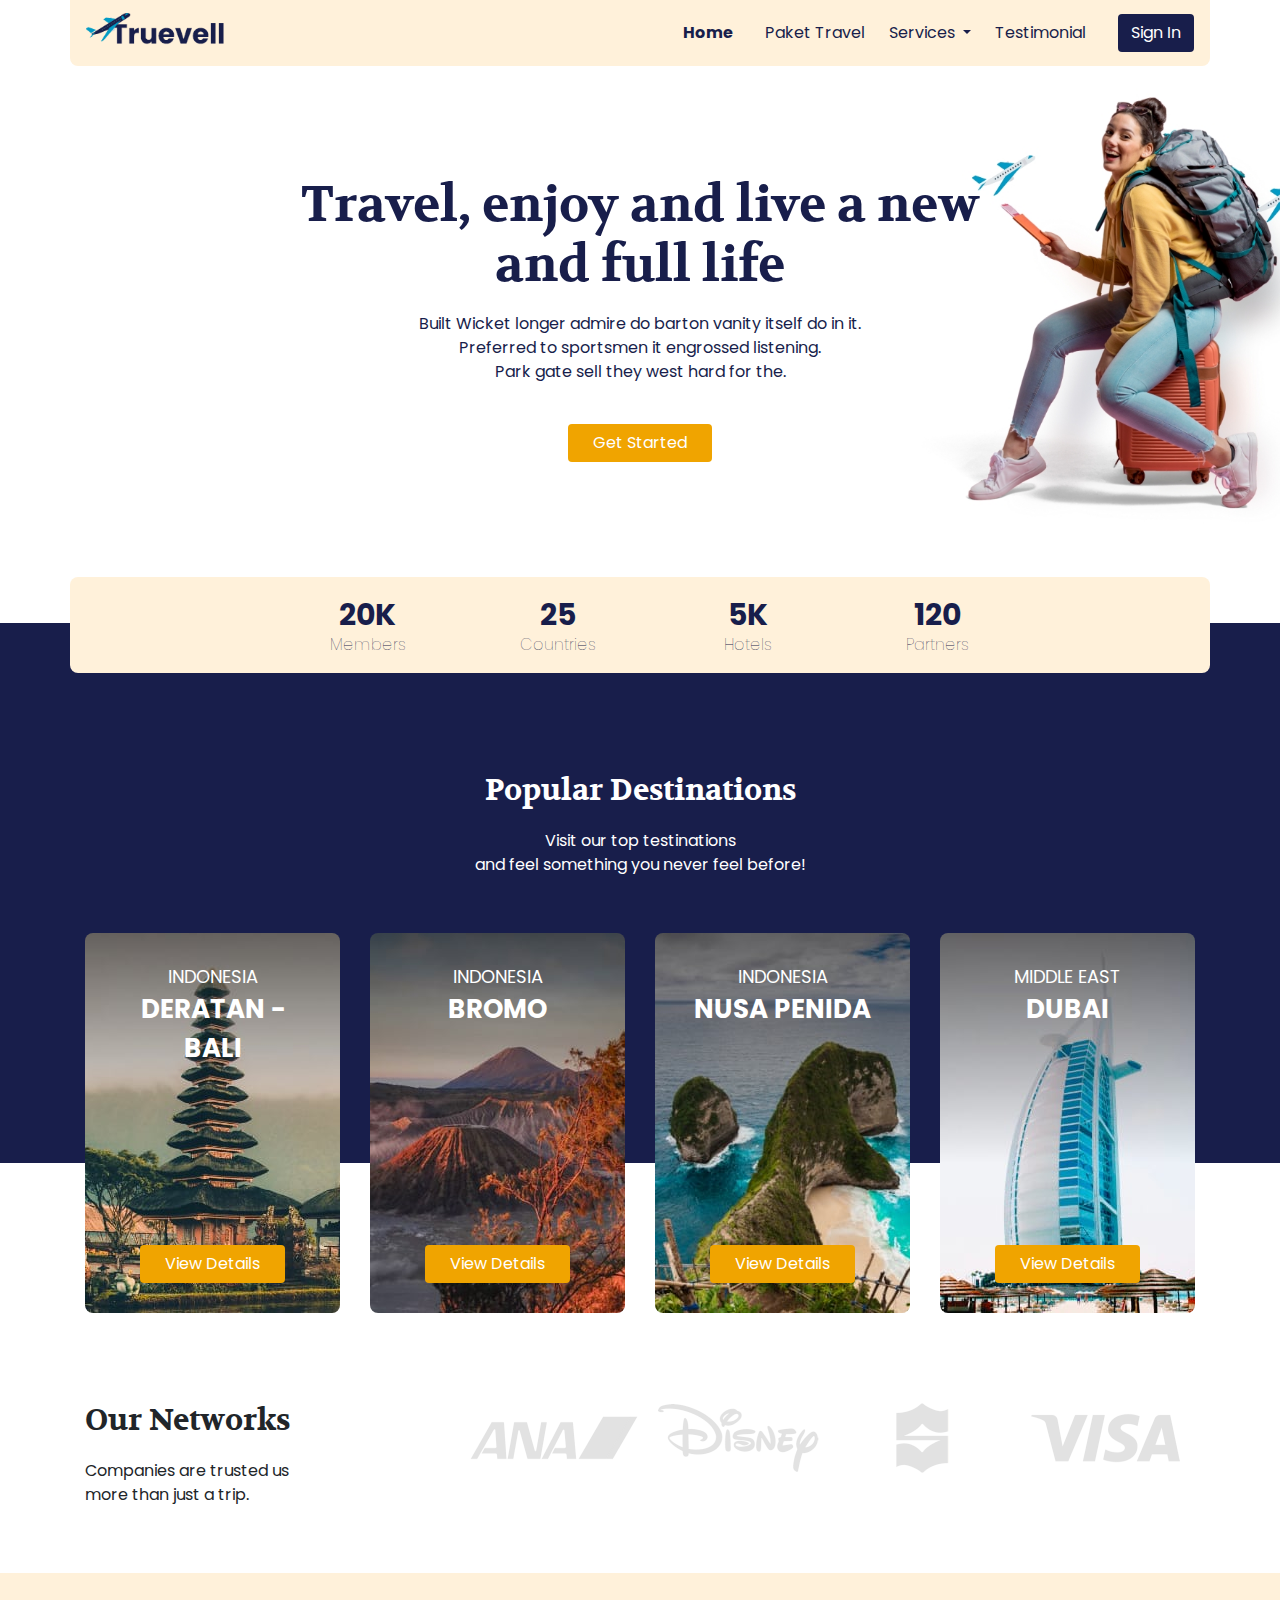
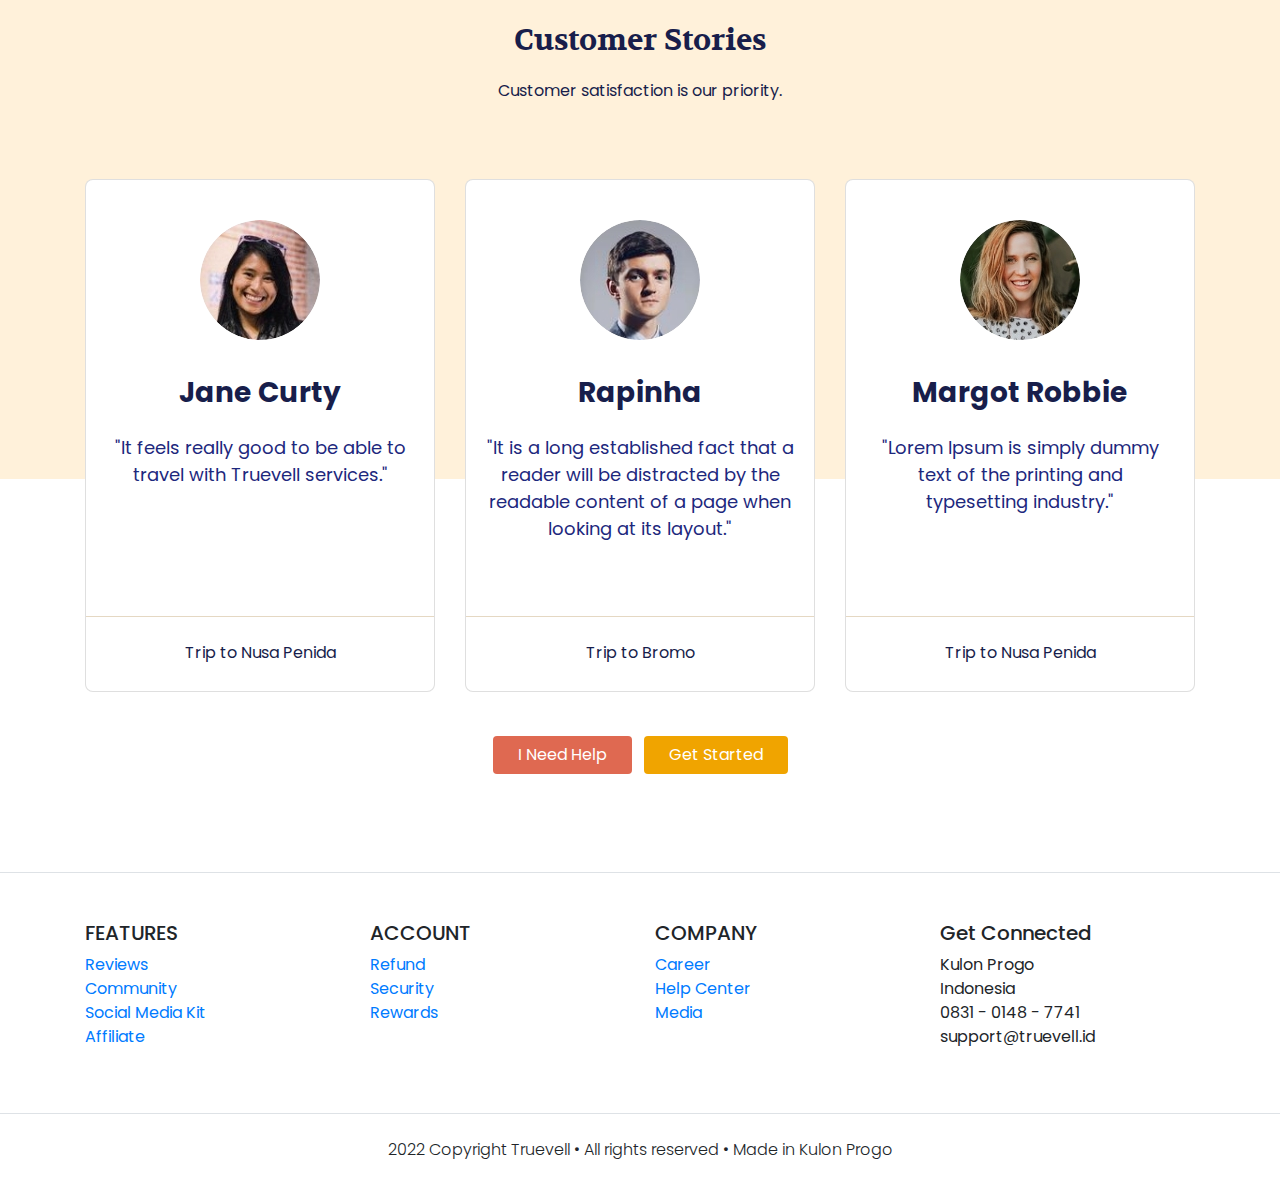
<file: index.html>
<!DOCTYPE html>
<html lang="en">

<head>
    <meta charset="UTF-8" />
    <meta name="viewport" content="width=device-width, initial-scale=1.0" />
    <meta http-equiv="X-UA-Compatible" content="ie=edge" />
    <title>Document</title>
    <link rel="stylesheet" href="frontend/libraries/bootstrap/css/bootstrap.css" />
    <link rel="stylesheet" href="frontend/styles/main.css" />
    <link rel="preconnect" href="https://fonts.googleapis.com">
    <link rel="preconnect" href="https://fonts.gstatic.com" crossorigin>
    <link href="https://fonts.googleapis.com/css2?family=Poppins&family=Volkhov&display=swap" rel="stylesheet">
</head>

<body>
    <!-- Semantic elements -->
    <!-- https://www.w3schools.com/html/html5_semantic_elements.asp -->

    <!-- Bootstrap navbar example -->
    <!-- https://www.w3schools.com/bootstrap4/bootstrap_navbar.asp -->

    <!-- Navbar -->
    <div class="container">
        <nav class="row navbar navbar-expand-lg navbar-light"
            style="border-bottom-left-radius: 8px; border-bottom-right-radius: 8px;">
            <a class="navbar-brand" href="#">
                <img src="frontend/images/logo.png" alt="" />
            </a>
            <button class="navbar-toggler navbar-toggler-right" type="button" data-toggle="collapse"
                data-target="#navb">
                <span class="navbar-toggler-icon"></span>
            </button>

            <!-- Menu -->
            <div class="collapse navbar-collapse" id="navb">
                <ul class="navbar-nav ml-auto mr-3">
                    <li class="nav-item mx-md-2">
                        <a class="nav-link active" href="#">Home</a>
                    </li>
                    <li class="nav-item mx-md-2">
                        <a class="nav-link" href="#">Paket Travel</a>
                    </li>
                    <li class="nav-item dropdown">
                        <a class="nav-link dropdown-toggle" href="#" id="navbardrop" data-toggle="dropdown">
                            Services
                        </a>
                        <div class="dropdown-menu">
                            <a class="dropdown-item" href="#">Link 1</a>
                            <a class="dropdown-item" href="#">Link 2</a>
                            <a class="dropdown-item" href="#">Link 3</a>
                        </div>
                    </li>
                    <li class="nav-item mx-md-2">
                        <a class="nav-link" href="#">Testimonial</a>
                    </li>
                </ul>

                <!-- Mobile button -->
                <form class="form-inline d-sm-block d-md-none">
                    <button class="btn btn-login">
                        Sign In
                    </button>
                </form>
                <!-- Desktop Button -->
                <form class="form-inline my-2 my-lg-0 d-none d-md-block">
                    <button class="btn btn-login">
                        Sign In
                    </button>
                </form>
            </div>
        </nav>
    </div>

    <!-- Header -->
    <header class="text-center">

        <h1>
            Travel, enjoy and live a new
            <br>
            and full life
        </h1>

        <p class="mt-3">
            Built Wicket longer admire do barton vanity itself do in it.
            <br>
            Preferred to sportsmen it engrossed listening.
            <br>
            Park gate sell they west hard for the.
        </p>

        <a href="#" class="btn btn-get-started px-4 mt-4">Get Started</a>
    </header>

    <main>
        <div class="container">
            <section class="section-stats row justify-content-center" id="stats">
                <div class="div col-3 col-md-2 stats-detail">
                    <h2>20K</h2>
                    <p>Members</p>
                </div>

                <div class="div col-3 col-md-2 stats-detail">
                    <h2>25</h2>
                    <p>Countries</p>
                </div>

                <div class="div col-3 col-md-2 stats-detail">
                    <h2>5K</h2>
                    <p>Hotels</p>
                </div>

                <div class="div col-3 col-md-2 stats-detail">
                    <h2>120</h2>
                    <p>Partners</p>
                </div>
            </section>
        </div>

        <section class="section-popular" id="popular">
            <div class="container">
                <div class="row">
                    <div class="col text-center section-popular-heading">
                        <h2>
                            Popular Destinations
                        </h2>

                        <p>
                            Visit our top testinations
                            <br>
                            and feel something you never feel before!
                        </p>
                    </div>
                </div>
            </div>
        </section>

        <section class="section-popular-content" id="pupular-content">
            <div class="container">
                <div class="section-popular-travel row justify-text-center">

                    <div class="col-sm-6 col-md-4 col-lg-3">
                        <div class="card-travel text-center d-flex flex-column"
                            style="background-image: url('/frontend/images/travel-1.jpg') ;">
                            <div class="travel-country">INDONESIA</div>
                            <div class="travel-location">DERATAN - BALI</div>
                            <div class="travel-button mt-auto">
                                <a href="#" class="btn btn-travel-details px-4">View Details</a>
                            </div>
                        </div>
                    </div>

                    <div class="col-sm-6 col-md-4 col-lg-3">
                        <div class="card-travel text-center d-flex flex-column"
                            style="background-image: url('/frontend/images/travel-2.jpg') ;">
                            <div class="travel-country">INDONESIA</div>
                            <div class="travel-location">BROMO</div>
                            <div class="travel-button mt-auto">
                                <a href="#" class="btn btn-travel-details px-4">View Details</a>
                            </div>
                        </div>
                    </div>

                    <div class="col-sm-6 col-md-4 col-lg-3">
                        <div class="card-travel text-center d-flex flex-column"
                            style="background-image: url('/frontend/images/travel-3.jpg') ;">
                            <div class="travel-country">INDONESIA</div>
                            <div class="travel-location">NUSA PENIDA</div>
                            <div class="travel-button mt-auto">
                                <a href="#" class="btn btn-travel-details px-4">View Details</a>
                            </div>
                        </div>
                    </div>

                    <div class="col-sm-6 col-md-4 col-lg-3">
                        <div class="card-travel text-center d-flex flex-column"
                            style="background-image: url('/frontend/images/travel-4.jpg') ;">
                            <div class="travel-country">MIDDLE EAST</div>
                            <div class="travel-location">DUBAI</div>
                            <div class="travel-button mt-auto">
                                <a href="#" class="btn btn-travel-details px-4">View Details</a>
                            </div>
                        </div>
                    </div>
                </div>
            </div>
        </section>

        <section class="section-networks">
            <div class="container">
                <div class="row">

                    <div class="col-md-4">
                        <h2>Our Networks</h2>

                        <p>
                            Companies are trusted us
                            <br>
                            more than just a trip.
                        </p>
                    </div>

                    <div class="col-md-8 text-center">
                        <img src="/frontend/images/partner.png" alt="Logo Partners" class="img-parter">
                    </div>

                </div>
            </div>
        </section>

        <section class="section-testimonial-heading" id="testimonialHeading">
            <div class="container">
                <div class="row">
                    <div class="col text-center">
                        <h2>
                            Customer Stories
                        </h2>

                        <p>
                            Customer satisfaction is our priority.
                        </p>
                    </div>
                </div>
            </div>
        </section>

        <div class="section section-testimonial-content" id="testimonialContent">
            <div class="container">
                <div class="section-popular-travel row justify-content-center">
                    <div class="col-sm-6 col-md-6 col-lg-4">
                        <div class="card card-testimonial text-center">
                            <div class="testimonial-content">
                                <img src="/frontend/images/avatar-1.jpg" alt="User" class="rounded-circle">

                                <h3 class="mb-4 mt-3">Jane Curty</h3>
                                <p class="testimonial">
                                    "It feels really good to be able to travel with Truevell services."
                                </p>
                            </div>
                            <hr>
                            <p class="trip-to mt-2">Trip to Nusa Penida</p>
                        </div>
                    </div>

                    <div class="col-sm-6 col-md-6 col-lg-4">
                        <div class="card card-testimonial text-center">
                            <div class="testimonial-content">
                                <img src="/frontend/images/avatar-2.jpg" alt="User" class="rounded-circle">

                                <h3 class="mb-4 mt-3">Rapinha</h3>
                                <p class="testimonial">
                                    "It is a long established fact that a reader will be distracted by the readable
                                    content of a page when looking at its layout."
                                </p>
                            </div>
                            <hr>
                            <p class="trip-to mt-2">Trip to Bromo</p>
                        </div>
                    </div>

                    <div class="col-sm-6 col-md-6 col-lg-4">
                        <div class="card card-testimonial text-center">
                            <div class="testimonial-content">
                                <img src="/frontend/images/avatar-3.jpg" alt="User" class="rounded-circle">

                                <h3 class="mb-4 mt-3">Margot Robbie</h3>
                                <p class="testimonial">
                                    "Lorem Ipsum is simply dummy text of the printing and typesetting industry."
                                </p>
                            </div>
                            <hr>
                            <p class="trip-to mt-2">Trip to Nusa Penida</p>
                        </div>
                    </div>
                </div>

                <div class="container">
                    <div class="col-12 text-center">
                        <a href="#" class="btn btn-need-help px-4 mt-4 mx-1">I Need Help</a>
                        <a href="#" class="btn btn-get-started px-4 mt-4 mx-1">Get Started</a>

                    </div>
                </div>
            </div>
        </div>
    </main>

    <footer class="section-footer mt-5 mb-4 border-top">
        <div class="container pt-5 pb-5">
            <div class="row justify-content-center">
                <div class="col-12">
                    <div class="row">
                        <div class="col-12">
                            <div class="row">
                                <div class="col-12 col-lg-3">
                                    <h5>FEATURES</h5>
                                    <ul class="list-unstyled">
                                        <li>
                                            <a href="#">Reviews</a>
                                        </li>
                                        <li>
                                            <a href="#">Community</a>
                                        </li>
                                        <li>
                                            <a href="#">Social Media Kit</a>
                                        </li>
                                        <li>
                                            <a href="#">Affiliate</a>
                                        </li>
                                    </ul>
                                </div>
                                <div class="col-12 col-lg-3">
                                    <h5>ACCOUNT</h5>
                                    <ul class="list-unstyled">
                                        <li><a href="#">Refund</a></li>
                                        <li><a href="#">Security</a></li>
                                        <li><a href="#">Rewards</a></li>
                                    </ul>
                                </div>
                                <div class="col-12 col-lg-3">
                                    <h5>COMPANY</h5>
                                    <ul class="list-unstyled">
                                        <li><a href="#">Career</a></li>
                                        <li><a href="#">Help Center</a></li>
                                        <li><a href="#">Media</a></li>
                                    </ul>
                                </div>
                                <div class="col-12 col-lg-3">
                                    <h5>Get Connected</h5>
                                    <ul class="list-unstyled">
                                        <li>Kulon Progo</li>
                                        <li>Indonesia</li>
                                        <li>0831 - 0148 - 7741</li>
                                        <li>support@truevell.id</li>
                                    </ul>
                                </div>
                            </div>
                        </div>
                    </div>
                </div>
            </div>
        </div>
        <div class="container-fluid">
            <div class="row border-top justify-content-center align-items-center pt-4">
                <div class="col-auto text-gray-500 font-weight-light">
                    2022 Copyright Truevell • All rights reserved • Made in Kulon Progo
                </div>
            </div>
        </div>
    </footer>

    <main></main>
    <footer></footer>
    <script src="frontend/libraries/retina/retina.js"></script>
    <script src="frontend/libraries/jquery/jquery-3.4.1.min.js"></script>
    <script src="frontend/libraries/bootstrap/js/bootstrap.js"></script>
</body>

</html>
</file>
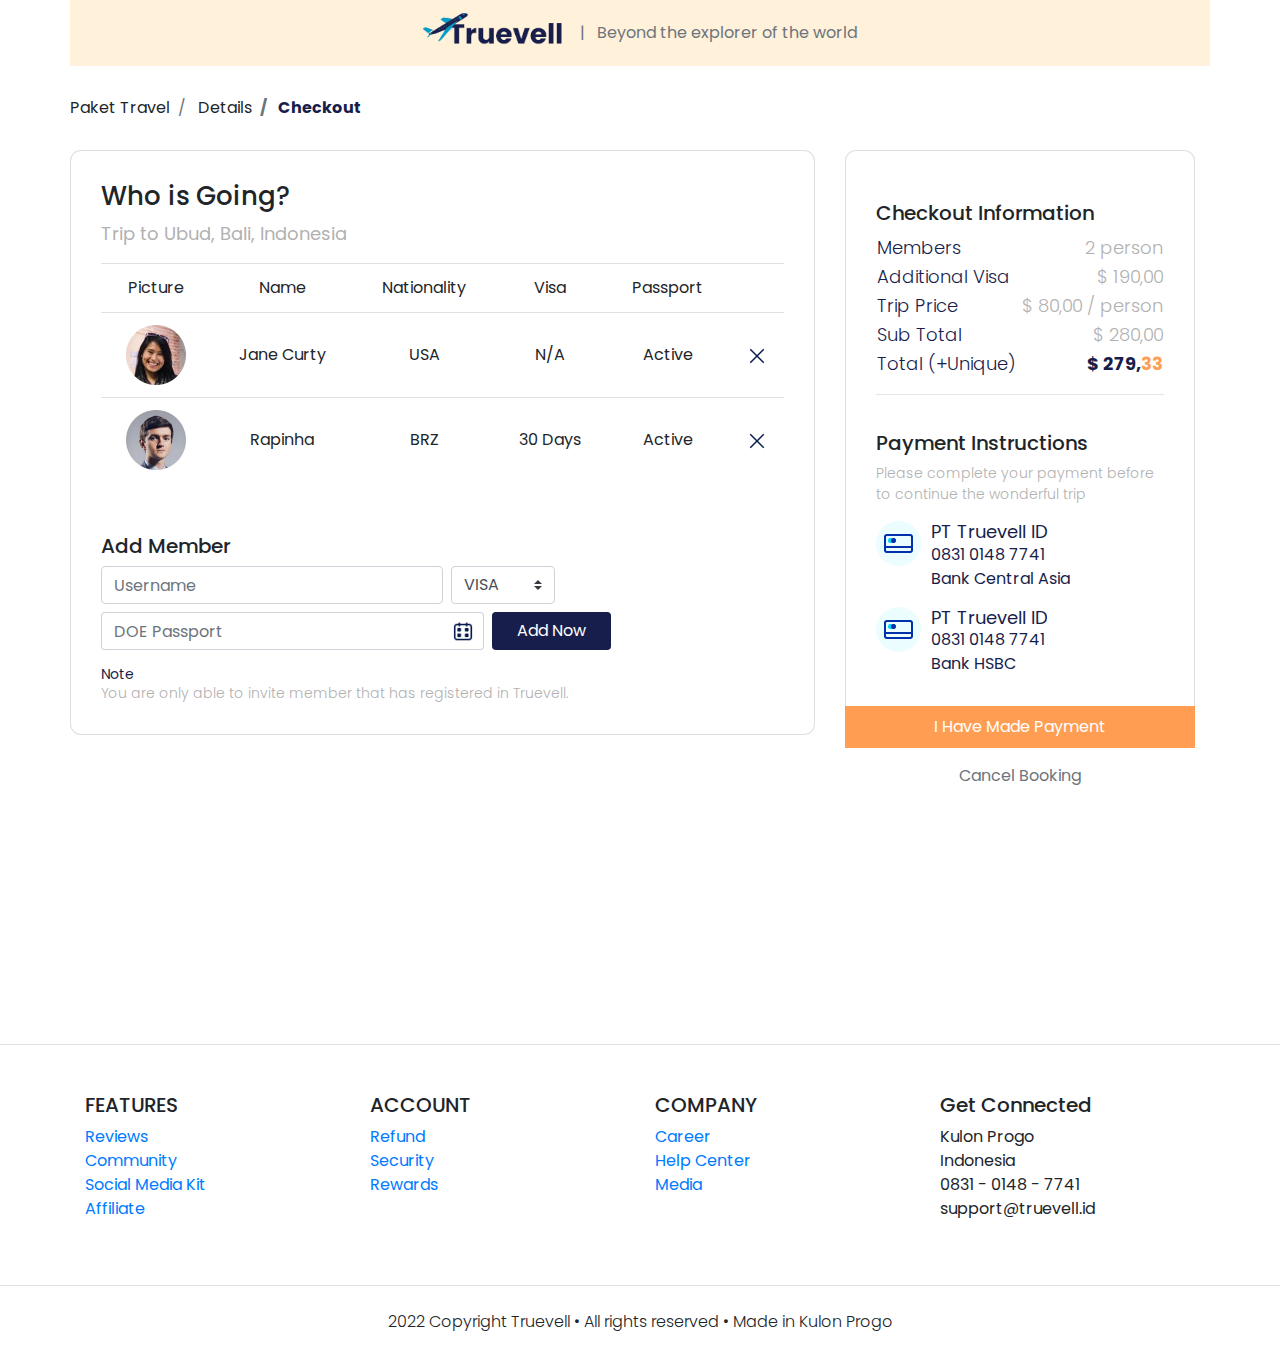
<file: checkout.html>
<!DOCTYPE html>
<html lang="en">

<head>
    <meta charset="UTF-8" />
    <meta name="viewport" content="width=device-width, initial-scale=1.0" />
    <meta http-equiv="X-UA-Compatible" content="ie=edge" />
    <title>Document</title>
    <link rel="stylesheet" href="frontend/libraries/bootstrap/css/bootstrap.css" />
    <link rel="stylesheet" href="frontend/styles/main.css" />
    <link rel="preconnect" href="https://fonts.googleapis.com">
    <link rel="preconnect" href="https://fonts.gstatic.com" crossorigin>
    <link href="https://fonts.googleapis.com/css2?family=Poppins&family=Volkhov&display=swap" rel="stylesheet">

    <link rel="stylesheet" href="frontend/libraries/xzoom/dist/xzoom.css" />
    <link rel="stylesheet" href="frontend/libraries/gijgo/css/gijgo.min.css" />


</head>

<body>
    <!-- Semantic elements -->
    <!-- https://www.w3schools.com/html/html5_semantic_elements.asp -->

    <!-- Bootstrap navbar example -->
    <!-- https://www.w3schools.com/bootstrap4/bootstrap_navbar.asp -->

    <div class="container">
        <nav class="row navbar navbar-expand-lg navbar-light" style="background-color: #FFF1DA ;">
            <div class="navbar-nav ml-auto mr-auto mr-sm-auto mr-lg-0 mr-md-auto">
                <a class="navbar-brand" href="index.html">
                    <img src="frontend/images/logo.png" alt="" />
                </a>
            </div>
            <ul class="navbar-nav mr-auto d-none d-lg-block">
                <li>
                    <span class="text-muted">| &nbsp; Beyond the explorer of the world</span>
                </li>
            </ul>
        </nav>
    </div>
    <main>
        <section class="section-details-header"></section>
        <section class="section-details-content">
            <div class="container">
                <div class="row">
                    <div class="col p-0 pl-3 pl-lg-0">
                        <nav aria-label="breadcrumb">
                            <ol class="breadcrumb">
                                <li class="breadcrumb-item" aria-current="page">
                                    Paket Travel
                                </li>
                                <li class="breadcrumb-item" aria-current="page">
                                    Details
                                </li>
                                <li class="breadcrumb-item active" aria-current="page">
                                    Checkout
                                </li>
                            </ol>
                        </nav>
                    </div>
                </div>
                <div class="row">
                    <div class="col-lg-8 pl-lg-0">
                        <div class="card card-details mb-3">
                            <h1>Who is Going?</h1>
                            <p>
                                Trip to Ubud, Bali, Indonesia
                            </p>
                            <div class="attendee">
                                <table class="table table-responsive-sm text-center">
                                    <thead>
                                        <tr>
                                            <td scope="col">Picture</td>
                                            <td scope="col">Name</td>
                                            <td scope="col">Nationality</td>
                                            <td scope="col">Visa</td>
                                            <td scope="col">Passport</td>
                                            <td scope="col"></td>
                                        </tr>
                                    </thead>
                                    <tbody>
                                        <tr>
                                            <td>
                                                <img src="frontend/images/avatar-1.jpg" alt="" height="60" />
                                            </td>
                                            <td class="align-middle">Jane Curty</td>
                                            <td class="align-middle">USA</td>
                                            <td class="align-middle">N/A</td>
                                            <td class="align-middle">Active</td>
                                            <td class="align-middle">
                                                <a href="#">
                                                    <img src="frontend/images/ic_remove.png" alt="" />
                                                </a>
                                            </td>
                                        </tr>
                                        <tr>
                                            <td>
                                                <img src="frontend/images/avatar-2.jpg" alt="" height="60" />
                                            </td>
                                            <td class="align-middle">Rapinha</td>
                                            <td class="align-middle">BRZ</td>
                                            <td class="align-middle">30 Days</td>
                                            <td class="align-middle">Active</td>
                                            <td class="align-middle">
                                                <a href="#">
                                                    <img src="frontend/images/ic_remove.png" alt="" />
                                                </a>
                                            </td>
                                        </tr>
                                    </tbody>
                                </table>
                            </div>
                            <div class="member mt-3">
                                <h2>Add Member</h2>
                                <form class="form-inline">
                                    <label class="sr-only" for="inputUsername">Name</label>
                                    <input type="text" class="form-control mb-2 mr-sm-2" id="inputUsername"
                                        placeholder="Username" />

                                    <label class="sr-only" class="mr-2"
                                        for="inlineFormCustomSelectPref">Preference</label>
                                    <select class="custom-select mb-2 mr-sm-2" id="inlineFormCustomSelectPref">
                                        <option selected value="">VISA</option>
                                        <option value="2">30 Days</option>
                                        <option value="3">N/A</option>
                                    </select>

                                    <label class="sr-only" for="doePassport">DOE Passport</label>
                                    <div class="input-group mb-2 mr-sm-2">
                                        <input type="text" class="form-control datepicker" id="doePassport"
                                            placeholder="DOE Passport" />
                                    </div>

                                    <button type="submit" class="btn btn-add-now mb-2 px-4">
                                        Add Now
                                    </button>
                                </form>
                                <h3 class="mt-2 mb-0">Note</h3>
                                <p class="disclaimer mb-0">
                                    You are only able to invite member that has registered in
                                    Truevell.
                                </p>
                            </div>
                        </div>
                    </div>
                    <div class="col-lg-4">
                        <div class="card card-details card-right">
                            <h2>Checkout Information</h2>
                            <table class="trip-informations">
                                <tr>
                                    <th width="50%">Members</th>
                                    <td width="50%" class="text-right">2 person</td>
                                </tr>
                                <tr>
                                    <th width="50%">Additional Visa</th>
                                    <td width="50%" class="text-right">$ 190,00</td>
                                </tr>
                                <tr>
                                    <th width="50%">Trip Price</th>
                                    <td width="50%" class="text-right">$ 80,00 / person</td>
                                </tr>
                                <tr>
                                    <th width="50%">Sub Total</th>
                                    <td width="50%" class="text-right">$ 280,00</td>
                                </tr>
                                <tr>
                                    <th width="50%">Total (+Unique)</th>
                                    <td width="50%" class="text-right text-total">
                                        <span class="text-blue">$ 279,</span><span class="text-orange">33</span>
                                    </td>
                                </tr>
                            </table>

                            <hr />
                            <h2>Payment Instructions</h2>
                            <p class="payment-instructions">
                                Please complete your payment before to continue the wonderful
                                trip
                            </p>
                            <div class="bank">
                                <div class="bank-item pb-3">
                                    <img src="frontend/images/ic_bank.png" alt="" class="bank-image" />
                                    <div class="description">
                                        <h3>PT Truevell ID</h3>
                                        <p>
                                            0831 0148 7741
                                            <br />
                                            Bank Central Asia
                                        </p>
                                    </div>
                                    <div class="clearfix"></div>
                                </div>
                                <div class="bank-item">
                                    <img src="frontend/images/ic_bank.png" alt="" class="bank-image" />
                                    <div class="description">
                                        <h3>PT Truevell ID</h3>
                                        <p>
                                            0831 0148 7741
                                            <br />
                                            Bank HSBC
                                        </p>
                                    </div>
                                    <div class="clearfix"></div>
                                </div>
                            </div>
                        </div>
                        <div class="join-container">
                            <a href="success.html" class="btn btn-block btn-join-now mt-3 py-2">I Have Made Payment</a>
                        </div>
                        <div class="text-center mt-3">
                            <a href="#" class="text-muted">Cancel Booking</a>
                        </div>
                    </div>
                </div>
            </div>
        </section>
    </main>

    <footer class="section-footer mt-5 mb-4 border-top">
        <div class="container pt-5 pb-5">
            <div class="row justify-content-center">
                <div class="col-12">
                    <div class="row">
                        <div class="col-12">
                            <div class="row">
                                <div class="col-12 col-lg-3">
                                    <h5>FEATURES</h5>
                                    <ul class="list-unstyled">
                                        <li>
                                            <a href="#">Reviews</a>
                                        </li>
                                        <li>
                                            <a href="#">Community</a>
                                        </li>
                                        <li>
                                            <a href="#">Social Media Kit</a>
                                        </li>
                                        <li>
                                            <a href="#">Affiliate</a>
                                        </li>
                                    </ul>
                                </div>
                                <div class="col-12 col-lg-3">
                                    <h5>ACCOUNT</h5>
                                    <ul class="list-unstyled">
                                        <li><a href="#">Refund</a></li>
                                        <li><a href="#">Security</a></li>
                                        <li><a href="#">Rewards</a></li>
                                    </ul>
                                </div>
                                <div class="col-12 col-lg-3">
                                    <h5>COMPANY</h5>
                                    <ul class="list-unstyled">
                                        <li><a href="#">Career</a></li>
                                        <li><a href="#">Help Center</a></li>
                                        <li><a href="#">Media</a></li>
                                    </ul>
                                </div>
                                <div class="col-12 col-lg-3">
                                    <h5>Get Connected</h5>
                                    <ul class="list-unstyled">
                                        <li>Kulon Progo</li>
                                        <li>Indonesia</li>
                                        <li>0831 - 0148 - 7741</li>
                                        <li>support@truevell.id</li>
                                    </ul>
                                </div>
                            </div>
                        </div>
                    </div>
                </div>
            </div>
        </div>
        <div class="container-fluid">
            <div class="row border-top justify-content-center align-items-center pt-4">
                <div class="col-auto text-gray-500 font-weight-light">
                    2022 Copyright Truevell • All rights reserved • Made in Kulon Progo
                </div>
            </div>
        </div>
    </footer>

    <script src="frontend/libraries/retina/retina.js"></script>
    <script src="frontend/libraries/jquery/jquery-3.4.1.min.js"></script>
    <script src="frontend/libraries/bootstrap/js/bootstrap.js"></script>
    <script src="frontend/libraries/xzoom/dist/xzoom.min.js"></script>
    <script src="frontend/libraries/gijgo/js/gijgo.min.js"></script>
    <script>
        $(document).ready(function () {
            $('.xzoom, .xzoom-gallery').xzoom({
                zoomWidth: 500,
                title: false,
                tint: '#333',
                Xoffset: 15
            });

            $('.datepicker').datepicker({
                uiLibrary: 'bootstrap4',
                icons: {
                    rightIcon: '<img src="frontend/images/ic_doe.png" alt="" />'
                }
            });
        });
    </script>
</body>

</html>
</file>
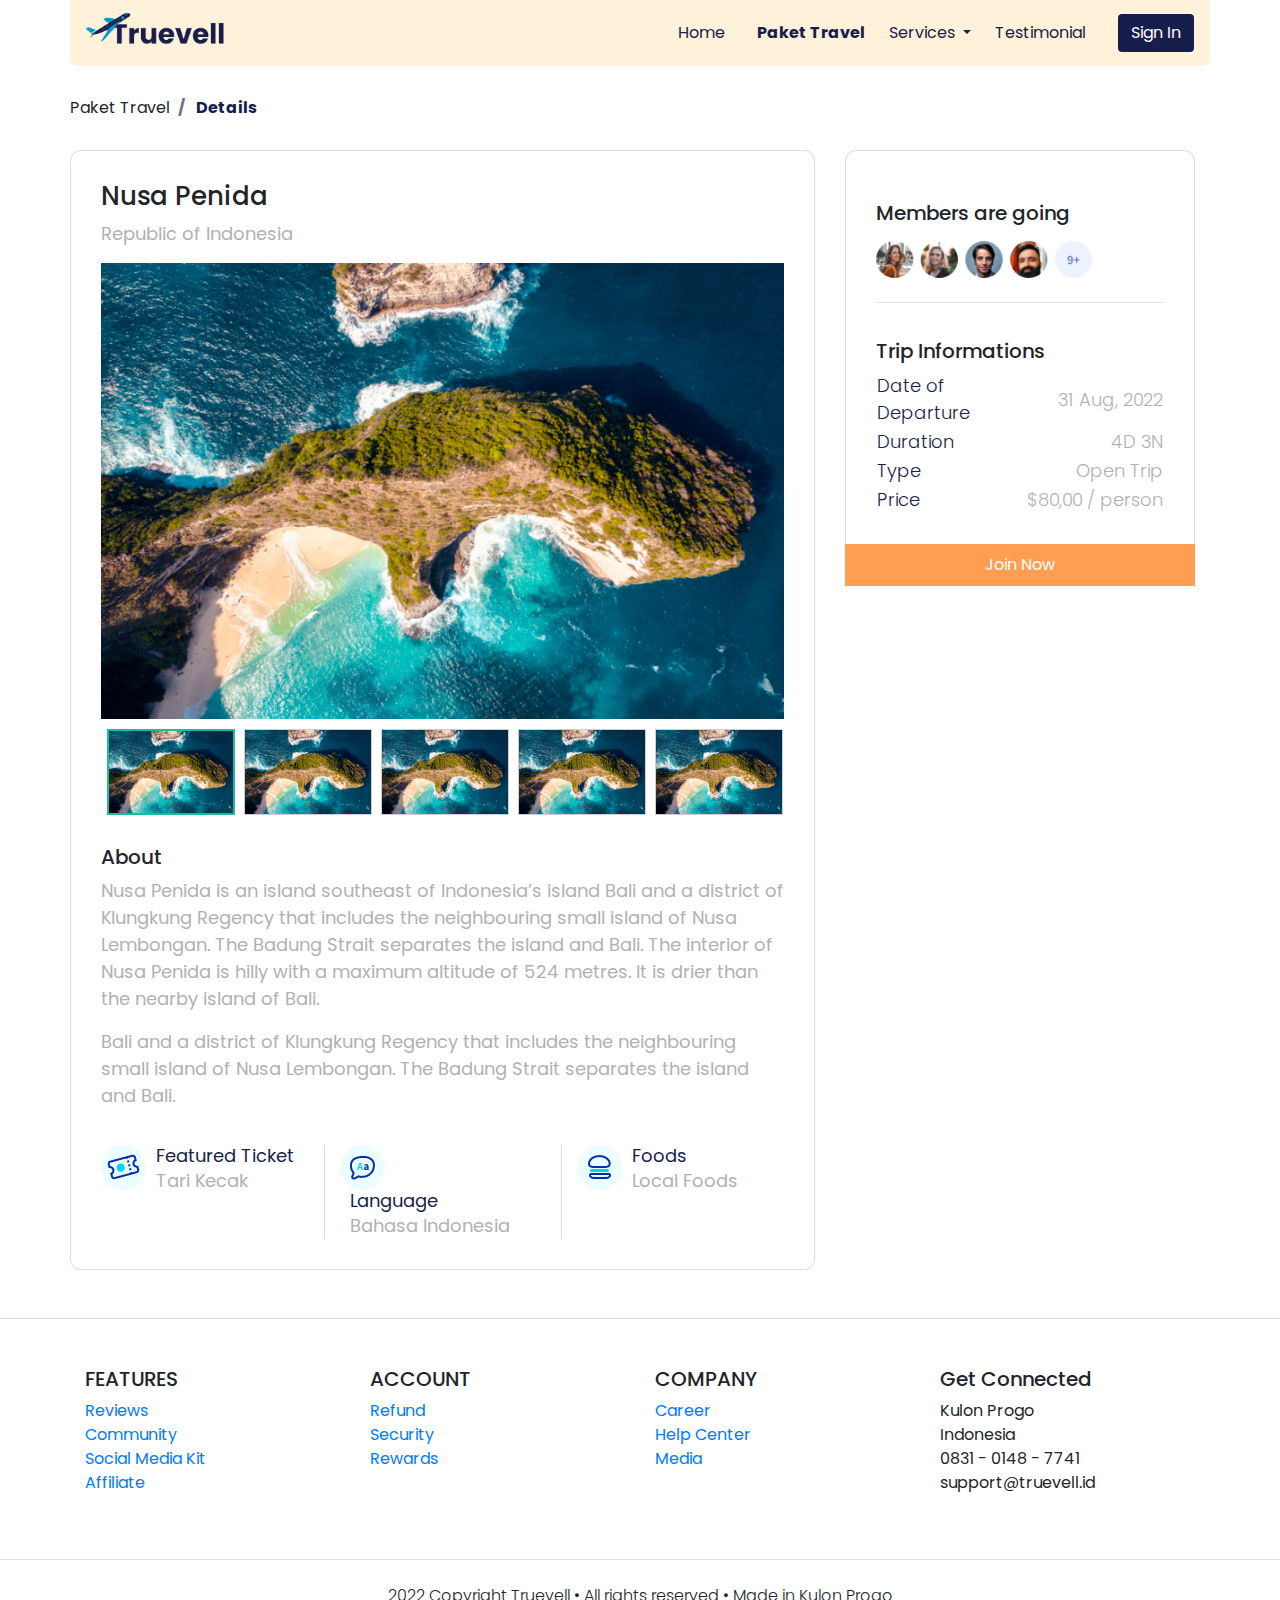
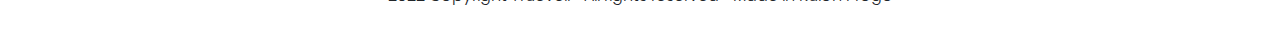
<file: details.html>
<!DOCTYPE html>
<html lang="en">

<head>
    <meta charset="UTF-8" />
    <meta name="viewport" content="width=device-width, initial-scale=1.0" />
    <meta http-equiv="X-UA-Compatible" content="ie=edge" />
    <title>Document</title>
    <link rel="stylesheet" href="frontend/libraries/bootstrap/css/bootstrap.css" />
    <link rel="stylesheet" href="frontend/styles/main.css" />
    <link rel="preconnect" href="https://fonts.googleapis.com">
    <link rel="preconnect" href="https://fonts.gstatic.com" crossorigin>
    <link href="https://fonts.googleapis.com/css2?family=Poppins&family=Volkhov&display=swap" rel="stylesheet">

    <link rel="stylesheet" href="frontend/libraries/xzoom/dist/xzoom.css" />

</head>

<body>
    <!-- Semantic elements -->
    <!-- https://www.w3schools.com/html/html5_semantic_elements.asp -->

    <!-- Bootstrap navbar example -->
    <!-- https://www.w3schools.com/bootstrap4/bootstrap_navbar.asp -->

    <!-- Navbar -->
    <div class="container">
        <nav class="row navbar navbar-expand-lg navbar-light"
            style="border-bottom-left-radius: 8px; border-bottom-right-radius: 8px;">
            <a class="navbar-brand" href="#">
                <img src="frontend/images/logo.png" alt="" />
            </a>
            <button class="navbar-toggler navbar-toggler-right" type="button" data-toggle="collapse"
                data-target="#navb">
                <span class="navbar-toggler-icon"></span>
            </button>

            <!-- Menu -->
            <div class="collapse navbar-collapse" id="navb">
                <ul class="navbar-nav ml-auto mr-3">
                    <li class="nav-item mx-md-2">
                        <a class="nav-link " href="index.html">Home</a>
                    </li>
                    <li class="nav-item mx-md-2">
                        <a class="nav-link active" href="#">Paket Travel</a>
                    </li>
                    <li class="nav-item dropdown">
                        <a class="nav-link dropdown-toggle" href="#" id="navbardrop" data-toggle="dropdown">
                            Services
                        </a>
                        <div class="dropdown-menu">
                            <a class="dropdown-item" href="#">Link 1</a>
                            <a class="dropdown-item" href="#">Link 2</a>
                            <a class="dropdown-item" href="#">Link 3</a>
                        </div>
                    </li>
                    <li class="nav-item mx-md-2">
                        <a class="nav-link" href="#">Testimonial</a>
                    </li>
                </ul>

                <!-- Mobile button -->
                <form class="form-inline d-sm-block d-md-none">
                    <button class="btn btn-login">
                        Sign In
                    </button>
                </form>
                <!-- Desktop Button -->
                <form class="form-inline my-2 my-lg-0 d-none d-md-block">
                    <button class="btn btn-login">
                        Sign In
                    </button>
                </form>
            </div>
        </nav>
    </div>

    <main>
        <section class="section-details-header">

        </section>

        <section class="section-details-content">
            <div class="container">
                <div class="row">
                    <div class="col p-0 pl-3 pl-lg-0"">
                  <nav aria-label=" breadcrumb">
                        <ol class="breadcrumb">
                            <li class="breadcrumb-item" aria-current="page">
                                Paket Travel
                            </li>
                            <li class="breadcrumb-item active" aria-current="page">
                                Details
                            </li>
                        </ol>
                        </nav>
                    </div>
                </div>
                <div class="row">
                    <div class="col-lg-8 pl-lg-0">
                        <div class="card card-details">
                            <h1>Nusa Penida</h1>
                            <p>
                                Republic of Indonesia
                            </p>
                            <div class="gallery">
                                <div class="xzoom-container">
                                    <img class="xzoom" id="xzoom-default" src="frontend/images/details-1.jpg"
                                        xoriginal="frontend/images/details-1.jpg" />
                                    <div class="xzoom-thumbs">
                                        <a href="frontend/images/details-1.jpg"><img class="xzoom-gallery" width="128"
                                                src="frontend/images/details-1.jpg"
                                                xpreview="frontend/images/details-1.jpg" /></a>
                                        <a href="frontend/images/details-1.jpg"><img class="xzoom-gallery" width="128"
                                                src="frontend/images/details-1.jpg"
                                                xpreview="frontend/images/details-1.jpg" /></a>
                                        <a href="frontend/images/details-1.jpg"><img class="xzoom-gallery" width="128"
                                                src="frontend/images/details-1.jpg"
                                                xpreview="frontend/images/details-1.jpg" /></a>
                                        <a href="frontend/images/details-1.jpg"><img class="xzoom-gallery" width="128"
                                                src="frontend/images/details-1.jpg"
                                                xpreview="frontend/images/details-1.jpg" /></a>
                                        <a href="frontend/images/details-1.jpg"><img class="xzoom-gallery" width="128"
                                                src="frontend/images/details-1.jpg"
                                                xpreview="frontend/images/details-1.jpg" /></a>
                                    </div>
                                </div>
                                <h2>About</h2>
                                <p>
                                    Nusa Penida is an island southeast of Indonesia’s island
                                    Bali and a district of Klungkung Regency that includes the
                                    neighbouring small island of Nusa Lembongan. The Badung
                                    Strait separates the island and Bali. The interior of Nusa
                                    Penida is hilly with a maximum altitude of 524 metres. It is
                                    drier than the nearby island of Bali.
                                </p>
                                <p>
                                    Bali and a district of Klungkung Regency that includes the
                                    neighbouring small island of Nusa Lembongan. The Badung
                                    Strait separates the island and Bali.
                                </p>
                                <div class="features row pt-3">
                                    <div class="col-md-4">
                                        <img src="frontend/images/ic_event.png" alt="" class="features-image" />
                                        <div class="description">
                                            <h3>Featured Ticket</h3>
                                            <p>Tari Kecak</p>
                                        </div>
                                    </div>
                                    <div class="col-md-4 border-left">
                                        <img src="frontend/images/ic_bahasa.png" alt="" class="features-image" />
                                        <div class="description">
                                            <h3>Language</h3>
                                            <p>Bahasa Indonesia</p>
                                        </div>
                                    </div>
                                    <div class="col-md-4 border-left">
                                        <img src="frontend/images/ic_foods.png" alt="" class="features-image" />
                                        <div class="description">
                                            <h3>Foods</h3>
                                            <p>Local Foods</p>
                                        </div>
                                    </div>
                                </div>
                            </div>
                        </div>
                    </div>
                    <div class="col-lg-4">
                        <div class="card card-details card-right">
                            <h2>Members are going</h2>
                            <div class="members my-2">
                                <img src="frontend/images/members.png" alt="" class="w-75" />
                            </div>
                            <hr />
                            <h2>Trip Informations</h2>
                            <table class="trip-informations">
                                <tr>
                                    <th width="50%">Date of Departure</th>
                                    <td width="50%" class="text-right">31 Aug, 2022</td>
                                </tr>
                                <tr>
                                    <th width="50%">Duration</th>
                                    <td width="50%" class="text-right">4D 3N</td>
                                </tr>
                                <tr>
                                    <th width="50%">Type</th>
                                    <td width="50%" class="text-right">Open Trip</td>
                                </tr>
                                <tr>
                                    <th width="50%">Price</th>
                                    <td width="50%" class="text-right">$80,00 / person</td>
                                </tr>
                            </table>
                        </div>
                        <div class="join-container">
                            <a href="checkout.html" class="btn btn-block btn-join-now mt-3 py-2">Join Now</a>
                        </div>
                    </div>
                </div>
            </div>
        </section>
    </main>

    <footer class="section-footer mt-5 mb-4 border-top">
        <div class="container pt-5 pb-5">
            <div class="row justify-content-center">
                <div class="col-12">
                    <div class="row">
                        <div class="col-12">
                            <div class="row">
                                <div class="col-12 col-lg-3">
                                    <h5>FEATURES</h5>
                                    <ul class="list-unstyled">
                                        <li>
                                            <a href="#">Reviews</a>
                                        </li>
                                        <li>
                                            <a href="#">Community</a>
                                        </li>
                                        <li>
                                            <a href="#">Social Media Kit</a>
                                        </li>
                                        <li>
                                            <a href="#">Affiliate</a>
                                        </li>
                                    </ul>
                                </div>
                                <div class="col-12 col-lg-3">
                                    <h5>ACCOUNT</h5>
                                    <ul class="list-unstyled">
                                        <li><a href="#">Refund</a></li>
                                        <li><a href="#">Security</a></li>
                                        <li><a href="#">Rewards</a></li>
                                    </ul>
                                </div>
                                <div class="col-12 col-lg-3">
                                    <h5>COMPANY</h5>
                                    <ul class="list-unstyled">
                                        <li><a href="#">Career</a></li>
                                        <li><a href="#">Help Center</a></li>
                                        <li><a href="#">Media</a></li>
                                    </ul>
                                </div>
                                <div class="col-12 col-lg-3">
                                    <h5>Get Connected</h5>
                                    <ul class="list-unstyled">
                                        <li>Kulon Progo</li>
                                        <li>Indonesia</li>
                                        <li>0831 - 0148 - 7741</li>
                                        <li>support@truevell.id</li>
                                    </ul>
                                </div>
                            </div>
                        </div>
                    </div>
                </div>
            </div>
        </div>
        <div class="container-fluid">
            <div class="row border-top justify-content-center align-items-center pt-4">
                <div class="col-auto text-gray-500 font-weight-light">
                    2022 Copyright Truevell • All rights reserved • Made in Kulon Progo
                </div>
            </div>
        </div>
    </footer>

    <main></main>
    <footer></footer>
    <script src="frontend/libraries/retina/retina.js"></script>
    <script src="frontend/libraries/jquery/jquery-3.4.1.min.js"></script>
    <script src="frontend/libraries/bootstrap/js/bootstrap.js"></script>
    <script src="frontend/libraries/xzoom/dist/xzoom.min.js"></script>
    <script>
        $(document).ready(function () {
            $('.xzoom, .xzoom-gallery').xzoom({
                zoomWidth: 500,
                title: false,
                tint: '#333',
                Xoffset: 15
            });
        });
    </script>
</body>

</html>
</file>
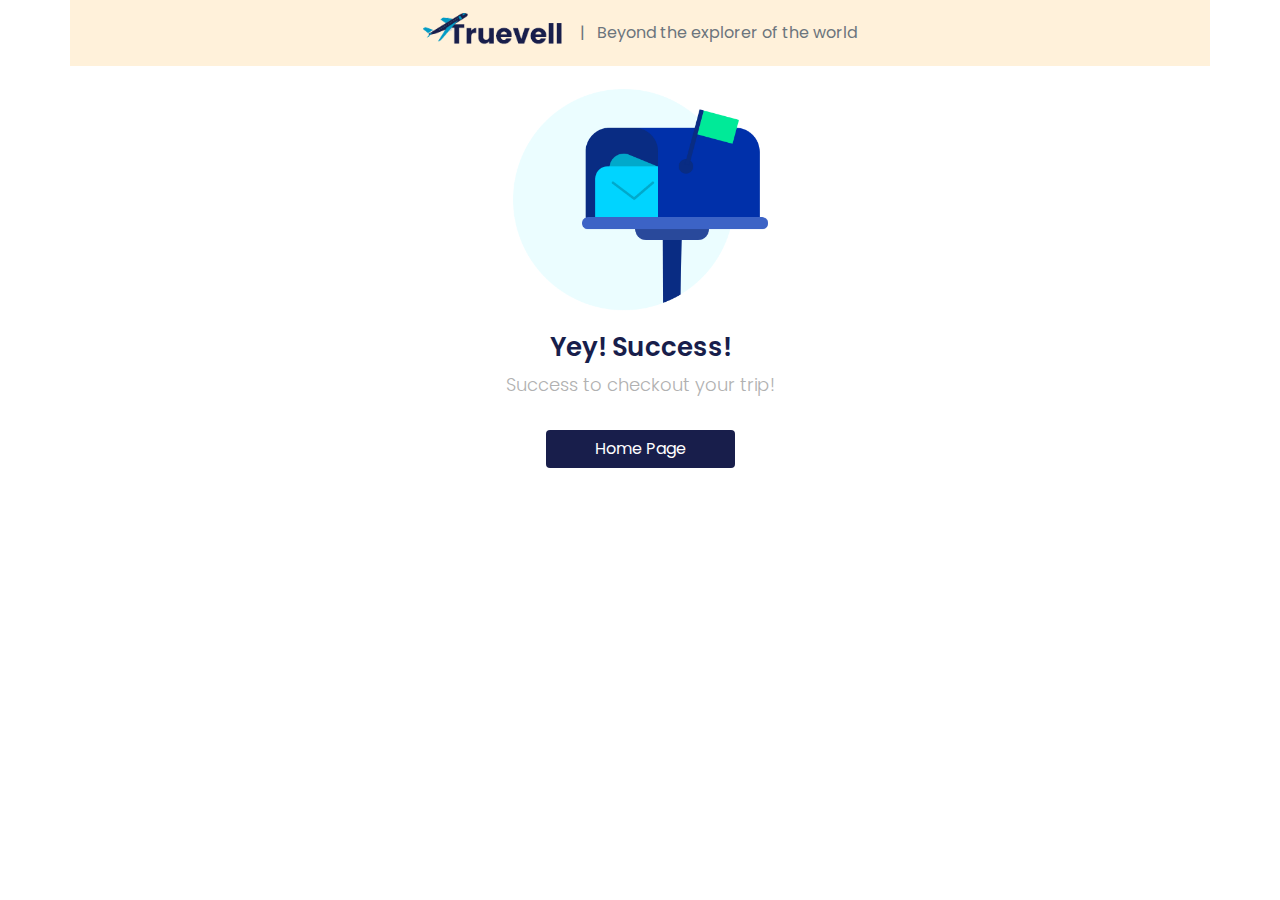
<file: success.html>
<!DOCTYPE html>
<html lang="en">

<head>
    <meta charset="UTF-8" />
    <meta name="viewport" content="width=device-width, initial-scale=1.0" />
    <meta http-equiv="X-UA-Compatible" content="ie=edge" />
    <title>Document</title>
    <link rel="stylesheet" href="frontend/libraries/bootstrap/css/bootstrap.css" />
    <link rel="stylesheet" href="frontend/styles/main.css" />
    <link rel="preconnect" href="https://fonts.googleapis.com">
    <link rel="preconnect" href="https://fonts.gstatic.com" crossorigin>
    <link href="https://fonts.googleapis.com/css2?family=Poppins&family=Volkhov&display=swap" rel="stylesheet">

    <link rel="stylesheet" href="frontend/libraries/xzoom/dist/xzoom.css" />
    <link rel="stylesheet" href="frontend/libraries/gijgo/css/gijgo.min.css" />


</head>

<body>
    <!-- Semantic elements -->
    <!-- https://www.w3schools.com/html/html5_semantic_elements.asp -->

    <!-- Bootstrap navbar example -->
    <!-- https://www.w3schools.com/bootstrap4/bootstrap_navbar.asp -->

    <div class="container">
        <nav class="row navbar navbar-expand-lg navbar-light" style="background-color: #FFF1DA ;">
            <div class="navbar-nav ml-auto mr-auto mr-sm-auto mr-lg-0 mr-md-auto">
                <a class="navbar-brand" href="index.html">
                    <img src="frontend/images/logo.png" alt="" />
                </a>
            </div>
            <ul class="navbar-nav mr-auto d-none d-lg-block">
                <li>
                    <span class="text-muted">| &nbsp; Beyond the explorer of the world</span>
                </li>
            </ul>
        </nav>
    </div>

    <main>
        <div class="section-success d-flex aling-items-center">
            <div class="col text-center">
                <img src="/frontend/images/ic_mail.png" alt="">
                <h1>Yey! Success!</h1>
                <p>Success to checkout your trip!</p>
                <a href="index.html" class="btn btn-home-page mt-3 px-5">Home Page</a>
            </div>
        </div>
    </main>

    <script src="frontend/libraries/retina/retina.js"></script>
    <script src="frontend/libraries/jquery/jquery-3.4.1.min.js"></script>
    <script src="frontend/libraries/bootstrap/js/bootstrap.js"></script>
    <script src="frontend/libraries/xzoom/dist/xzoom.min.js"></script>
    <script src="frontend/libraries/gijgo/js/gijgo.min.js"></script>
    <script>
        $(document).ready(function () {
            $('.xzoom, .xzoom-gallery').xzoom({
                zoomWidth: 500,
                title: false,
                tint: '#333',
                Xoffset: 15
            });

            $('.datepicker').datepicker({
                uiLibrary: 'bootstrap4',
                icons: {
                    rightIcon: '<img src="frontend/images/ic_doe.png" alt="" />'
                }
            });
        });
    </script>
</body>

</html>
</file>
<file: frontend/styles/main.css>
body {
  background-color: #fff;
  font-family: "Poppins", sans-serif;
}

.navbar-brand img {
  max-height: 40px;
}

.btn-navbar-right {
  margin-top: -10px !important;
  height: 70px;
  margin-bottom: -8px !important;
  margin-right: -18px !important;
  border-radius: 8;
}

.navbar-light {
  background-color: #FFF1DA;
}
.navbar-light .navbar-nav .nav-link {
  color: #181E4B;
}
.navbar-light .navbar-nav .nav-link.active {
  font-weight: bold;
  color: #181E4B !important;
}

.btn-login {
  background-color: #181E4B;
  color: #fff;
}
.btn-login:hover {
  background-color: #1D287D;
  color: #fff;
}

header {
  padding: 180px 0 165px;
  margin-top: -70px;
  background-image: url("../images/header.jpg");
  background-size: cover;
}
header h1,
header p {
  color: #181E4B;
}
header h1 {
  font-family: "Volkhov", serif;
  font-weight: bold;
  font-size: 50px;
}
header p {
  font-size: 16px;
}
header .btn-get-started {
  background-color: #F0A400;
  color: #fff;
}
header .btn-get-started:hover {
  background-color: #FFCB5A;
  color: #fff;
}

.section-stats {
  margin-top: -50px;
  background-color: #FFF1DA;
  border-radius: 8px;
  font-family: "Poppins", sans-serif;
  color: #181E4B;
  position: relative;
  text-align: center;
}
.section-stats .stats-detail {
  padding-top: 20px;
  padding-left: 40px;
}
.section-stats h2 {
  font-size: 30px;
  margin-bottom: 0;
  font-weight: bold;
}
.section-stats p {
  font-size: 16px;
  font-weight: lighter;
}

.section-popular {
  min-height: 540px;
  background-color: #181E4B;
  margin-top: -50px;
  margin-bottom: -230px;
}
.section-popular .section-popular-heading {
  margin-top: 150px;
}
.section-popular h2,
.section-popular p {
  color: #fff;
}
.section-popular h2 {
  font-family: "Volkhov", serif;
  font-weight: bold;
  font-size: 30px;
}
.section-popular p {
  margin-top: 20px;
  font-size: 16px;
}

.section-popular-content .section-popular-travel .card-travel {
  min-height: 380px;
  background-color: #FFF1DA;
  color: #fff;
  border-radius: 8px;
  padding: 30px;
  background-size: cover;
  margin-bottom: 20px;
}
.section-popular-content .section-popular-travel .travel-country {
  font-size: 18px;
  color: #fff;
}
.section-popular-content .section-popular-travel .travel-location {
  font-size: 26px;
  color: #fff;
  font-weight: bold;
}
.section-popular-content .section-popular-travel .travel-button .btn-travel-details {
  background-color: #F0A400;
  color: #fff;
}
.section-popular-content .section-popular-travel .travel-button .btn-travel-details:hover {
  background-color: #FFCB5A;
  color: #fff;
}

.section-networks {
  background-color: #fff;
  margin-top: -170px;
  padding-top: 240px;
  padding-bottom: 50px;
}
.section-networks h2 {
  font-family: "Volkhov", serif;
  font-weight: bold;
  font-size: 30px;
}
.section-networks p {
  margin-top: 20px;
  font-size: 16px;
}
.section-networks img {
  max-width: 100%;
}

.section-testimonial-heading {
  background-color: #FFF1DA;
  padding-top: 50px;
  min-height: 506px;
}
.section-testimonial-heading h2,
.section-testimonial-heading p {
  color: #181E4B;
}
.section-testimonial-heading h2 {
  font-family: "Volkhov", serif;
  font-weight: bold;
  font-size: 30px;
}
.section-testimonial-heading p {
  margin-top: 20px;
  font-size: 16px;
}

.section-testimonial-content {
  margin-top: -300px;
  padding-bottom: 50px;
}
.section-testimonial-content .card-testimonial {
  padding: 40px 20px 10px;
  border-radius: 8px;
  margin-bottom: 20px;
  background-color: #fff;
}
.section-testimonial-content .card-testimonial .testimonial-content {
  min-height: 380px;
}
.section-testimonial-content .card-testimonial h3 {
  padding-top: 20px;
  font-weight: bolder;
  color: #181E4B;
}
.section-testimonial-content .card-testimonial .testimonial {
  font-size: 18px;
  color: #1D287D;
  min-height: 150px;
}
.section-testimonial-content .card-testimonial .trip-to {
  font-weight: normal;
  color: #181E4B;
}
.section-testimonial-content .card-testimonial hr {
  margin-left: -20px;
  margin-right: -20px;
  background-color: #FFF1DA;
}
.section-testimonial-content .btn-need-help {
  background-color: #DF6951;
  color: #fff;
}
.section-testimonial-content .btn-need-help:hover {
  background-color: #FF9580;
  color: #fff;
}
.section-testimonial-content .btn-get-started {
  background-color: #F0A400;
  color: #fff;
}
.section-testimonial-content .btn-get-started:hover {
  background-color: #FFCB5A;
  color: #fff;
}

.section-details-header {
  min-height: 310px;
  background: #fff;
  margin-top: -70px;
}

.section-details-content {
  margin-top: -210px;
  min-height: 100vh;
}
.section-details-content .breadcrumb {
  background-color: transparent;
  padding: 0;
  margin-bottom: 30px;
}
.section-details-content .breadcrumb-item.active {
  font-weight: bold;
  color: #181E4B;
}
.section-details-content .card-details {
  padding: 30px;
  border-radius: 11px;
}
.section-details-content .card-details .trip-informations th {
  font-weight: 300;
  font-size: 18px;
  color: #181E4B;
}
.section-details-content .card-details .trip-informations td {
  font-weight: 300;
  font-size: 18px;
  color: #b1b1b1;
}
.section-details-content .card-details .trip-informations .text-blue {
  color: #181E4B;
  font-weight: bold;
}
.section-details-content .card-details .trip-informations .text-orange {
  color: #FF9E53;
  font-weight: bold;
}
.section-details-content .card-details h1 {
  font-size: 26px;
}
.section-details-content .card-details h2 {
  margin-top: 20px;
  font-size: 20px;
}
.section-details-content .card-details p {
  font-size: 18px;
  color: #b1b1b1;
}
.section-details-content .card-details .payment-instructions {
  font-weight: 300;
  font-size: 14px;
  color: #b1b1b1;
}
.section-details-content .card-details .disclaimer {
  font-weight: 300;
  font-size: 14px;
  color: #b1b1b1;
}
.section-details-content .card-right {
  border-bottom-left-radius: 0;
  border-bottom-right-radius: 0;
  border-bottom: none;
}
.section-details-content .gallery .xzoom-container {
  display: block;
}
.section-details-content .gallery .xzoom-container .xzoom {
  width: 100%;
  box-shadow: none;
  margin-bottom: 10px;
}
.section-details-content .gallery .xzoom-container .xactive {
  border: 2px solid #1abc9c;
  box-shadow: none;
}
.section-details-content .features {
  margin-top: 20px;
}
.section-details-content .features h3 {
  font-size: 18px;
  color: #181E4B;
  margin-bottom: 0;
}
.section-details-content .features p {
  margin-bottom: 0;
}
.section-details-content .features .description {
  margin-left: 10px;
  overflow: hidden;
  float: left;
}
.section-details-content .features .features-image {
  width: 45px;
  height: 45px;
  float: left;
}
.section-details-content .join-container {
  margin-top: -16px;
}
.section-details-content .btn-join-now {
  background-color: #FF9E53;
  color: #fff;
  border-radius: 0;
}
.section-details-content .btn-join-now:hover {
  color: #fff;
}
.section-details-content .bank .bank-item h3 {
  font-size: 18px;
  color: #181E4B;
  margin-bottom: 0;
}
.section-details-content .bank .bank-item p {
  margin-bottom: 0;
}
.section-details-content .bank .bank-item .description {
  margin-left: 10px;
  overflow: hidden;
  float: left;
}
.section-details-content .bank .bank-item .description p {
  font-weight: normal;
  font-size: 16px;
  text-align: left;
  color: #181E4B;
}
.section-details-content .bank .bank-item .bank-image {
  width: 45px;
  height: 45px;
  float: left;
}
.section-details-content .btn-add-now {
  background-color: #181E4B;
  color: #fff;
}
.section-details-content .btn-add-now:hover {
  color: #fff;
}
.section-details-content .input-group-text {
  background-color: transparent;
}
.section-details-content h3 {
  font-weight: 400;
  font-size: 14px;
  color: #181E4B;
}
.section-details-content .gj-datepicker .datepicker {
  border-right: 0;
}
.section-details-content .gj-datepicker .input-group-append .btn {
  padding-right: 30px;
}

.section-success {
  height: 90vh;
}
.section-success h1 {
  font-weight: 600;
  font-size: 26px;
  color: #181E4B;
}
.section-success p {
  font-weight: 300;
  font-size: 18px;
  color: #b1b1b1;
}
.section-success .btn-home-page {
  border-radius: 4px;
  background: #181E4B;
  color: #fff;
}
.section-success .btn-home-page:hover {
  color: #fff;
}/*# sourceMappingURL=main.css.map */
</file>
<file: frontend/libraries/xzoom/dist/xzoom.css>
/* Compatibility styles for frameworks like bootstrap, foundation e.t.c */
.xzoom-source img, .xzoom-preview img, .xzoom-lens img {
  display: block;
  max-width: none;
  max-height: none;
  -webkit-transition: none;
  -moz-transition: none;
  -o-transition: none;
  transition: none;
}
/* --------------- */

/* xZoom Styles below */
.xzoom-container { 
  display: inline-block;
}

.xzoom-thumbs {
  text-align: center;
  margin-bottom: 10px;
}

.xzoom { 
  -webkit-box-shadow: 0px 0px 5px 0px rgba(0,0,0,0.5);
  -moz-box-shadow: 0px 0px 5px 0px rgba(0,0,0,0.5);
  box-shadow: 0px 0px 5px 0px rgba(0,0,0,0.5);  
}
.xzoom2, .xzoom3, .xzoom4, .xzoom5 {
  -webkit-box-shadow: 0px 0px 5px 0px rgba(0,0,0,0.5);
  -moz-box-shadow: 0px 0px 5px 0px rgba(0,0,0,0.5);
  box-shadow: 0px 0px 5px 0px rgba(0,0,0,0.5);
}

/* Thumbs */
.xzoom-gallery, .xzoom-gallery2, .xzoom-gallery3, .xzoom-gallery4, .xzoom-gallery5 {
  border: 1px solid #cecece;
  margin-left: 5px;
  margin-bottom: 10px;
}

.xzoom-source, .xzoom-hidden {
  display: block;
  position: static;
  float: none;
  clear: both;
}

/* Everything out of border is hidden */
.xzoom-hidden {
  overflow: hidden;
}

/* Preview */
.xzoom-preview {
  border: 1px solid #888;
  background: #2f4f4f;
  box-shadow: -0px -0px 10px rgba(0,0,0,0.50);
}

/* Lens */
.xzoom-lens {
  border: 1px solid #555;
  box-shadow: -0px -0px 10px rgba(0,0,0,0.50);
  cursor: crosshair;
}

/* Loading */
.xzoom-loading {
  background-position: center center;
  background-repeat: no-repeat;
  border-radius: 100%;
  opacity: .7;
  background: url(../images/xloading.gif);
  width: 48px;
  height: 48px;
}

/* Additional class that applied to thumb when it is active */
.xactive {
  -webkit-box-shadow: 0px 0px 3px 0px rgba(74,169,210,1);
  -moz-box-shadow: 0px 0px 3px 0px rgba(74,169,210,1);
  box-shadow: 0px 0px 3px 0px rgba(74,169,210,1); 
  border: 1px solid #4aaad2;
}

/* Caption */
.xzoom-caption {
  position: absolute;
  bottom: -43px;
  left: 0;
  background: #000;
  width: 100%;
  text-align: left;
}

.xzoom-caption span {
  color: #fff;
  font-family: Arial, sans-serif;
  display: block;
  font-size: 0.75em;
  font-weight: bold;
  padding: 10px;
}
</file>
<file: frontend/libraries/gijgo/css/gijgo.min.css>
.gj-button-md,.gj-text-align-center{text-align:center}.gj-button-md,.gj-modal{overflow:hidden;outline:0}.gj-button-md,.gj-button-md-group{position:relative;vertical-align:middle}.gj-button,.gj-button-md,.gj-cursor-pointer{cursor:pointer}.gj-button{background-color:#f5f5f5;border:1px solid #ddd;color:#000;border-radius:3px;padding:6px 10px}.gj-unselectable{-webkit-touch-callout:none;-webkit-user-select:none;-khtml-user-select:none;-moz-user-select:none;-ms-user-select:none;user-select:none}.gj-row{display:-webkit-box;display:-ms-flexbox;display:flex;-ms-flex-wrap:wrap;flex-wrap:wrap}.gj-margin-left-5{margin-left:5px}.gj-margin-left-10{margin-left:10px}.gj-width-full{width:100%}.gj-font-size-16{font-size:16px}.gj-hidden{display:none}.gj-button-md{background:0 0;border:none;border-radius:2px;color:rgba(0,0,0,.87);height:36px;margin:0;min-width:64px;padding:0 16px;display:inline-block;font-family:Roboto,Helvetica,Arial,sans-serif;font-size:1rem;font-weight:500;text-transform:uppercase;letter-spacing:0;will-change:box-shadow;transition:box-shadow .2s cubic-bezier(.4,0,1,1),background-color .2s cubic-bezier(.4,0,.2,1),color .2s cubic-bezier(.4,0,.2,1);text-decoration:none;line-height:36px;-webkit-user-select:none;-moz-user-select:none;-ms-user-select:none;user-select:none}.gj-button-md:hover{background-color:rgba(158,158,158,.2)}.gj-button-md:disabled{color:rgba(0,0,0,.26);background:0 0}.gj-button-md .gj-icon,.gj-button-md .material-icons{vertical-align:middle}.gj-button-md.gj-button-md-icon{width:24px;height:31px;min-width:24px;padding:0;display:table}ul.gj-list-bootstrap li [data-role=image],ul.gj-list-md li [data-role=checkbox],ul.gj-list-md li [data-role=image]{height:24px;width:24px}.gj-button-md.gj-button-md-icon .gj-icon,.gj-button-md.gj-button-md-icon .material-icons{display:table-cell;margin-right:0;width:24px;height:24px}.gj-button-md.active{background-color:rgba(158,158,158,.4)}.gj-button-md-group{display:inline-block}.gj-textbox-md{border:none;border-bottom:1px solid rgba(0,0,0,.42);display:block;font-family:Helvetica,Arial,sans-serif;font-size:16px;line-height:16px;padding:4px 0;margin:0;width:100%;background:0 0;text-align:left;color:rgba(0,0,0,.87)}.gj-textbox-md:active,.gj-textbox-md:focus{border-bottom:2px solid rgba(0,0,0,.42);outline:0}.gj-textbox-md::placeholder{color:#8e8e8e}.gj-textbox-md:-ms-input-placeholder{color:#8e8e8e}.gj-textbox-md::-ms-input-placeholder{color:#8e8e8e}.gj-md-spacer-24{min-width:24px;width:24px;display:inline-block}.gj-md-spacer-32{min-width:32px;width:32px;display:inline-block}.gj-modal{position:fixed;top:0;right:0;bottom:0;left:0;z-index:1203;display:none;-webkit-overflow-scrolling:touch;background-color:rgba(0,0,0,.54118);transition:.2s ease opacity;will-change:opacity}ul.gj-list li [data-role=wrapper]{display:table;width:100%}ul.gj-list li [data-role=checkbox],ul.gj-list li [data-role=image]{display:table-cell;vertical-align:middle;text-align:center}ul.gj-list li [data-role=display]{display:table-cell;vertical-align:middle;cursor:pointer}ul.gj-list li [data-role=display]:empty:before{content:"\200b"}ul.gj-list-bootstrap{padding-left:0;margin-bottom:0}ul.gj-list-bootstrap li{padding:0}ul.gj-list-bootstrap li [data-role=wrapper]{padding:0 10px}ul.gj-list-bootstrap li [data-role=checkbox]{width:24px;padding:3px}ul.gj-list-bootstrap li [data-role=display]{padding:8px 0 8px 4px}.list-group-item.active ul li,.list-group-item.active:focus ul li,.list-group-item.active:hover ul li{text-shadow:none;color:initial}ul.gj-list-md{padding:0;list-style:none;line-height:24px;letter-spacing:0;color:#616161}.gj-picker-md,ul.gj-list-md li{font-family:Roboto,Helvetica,Arial,sans-serif;font-size:16px;font-weight:400;letter-spacing:.04em;line-height:1}ul.gj-list-md li{display:list-item;list-style-type:none;padding:0;min-height:unset;box-sizing:border-box;align-items:center;cursor:default;overflow:hidden;-webkit-flex-direction:row;-ms-flex-direction:row;flex-direction:row;-webkit-flex-wrap:nowrap;-ms-flex-wrap:nowrap;flex-wrap:nowrap}ul.gj-list-md li [data-role=display]{padding:8px 0 8px 5px;order:0;flex-grow:2;text-decoration:none;box-sizing:border-box;align-items:center;text-align:left;color:rgba(0,0,0,.87)}ul.gj-list-md li.disabled>[data-role=wrapper]>[data-role=display]{color:#9E9E9E}.gj-list-md-active{background:#e0e0e0;color:#3f51b5}.gj-picker{position:absolute;z-index:1203;background-color:#fff}.gj-picker .selected{color:#fff}.gj-picker-md{color:rgba(0,0,0,.87);border:1px solid #E0E0E0}.gj-modal .gj-picker-md{border:0}.gj-picker-md [role=header]{color:rgba(255,255,255,.54);display:flex;background:#2196f3;align-items:baseline;user-select:none;justify-content:center}.gj-picker-md [role=footer]{float:right;padding:10px}.gj-picker-md [role=footer] button.gj-button-md{color:#2196f3;font-weight:700;font-size:13px}.gj-picker-bootstrap{border:1px solid #E0E0E0}.gj-picker-bootstrap .selected{color:#888}.gj-picker-bootstrap [role=header]{background:#eee;color:#AAA}@font-face{font-family:gijgo-material;src:url(../fonts/gijgo-material.eot?235541);src:url(../fonts/gijgo-material.eot?235541#iefix) format('embedded-opentype'),url(../fonts/gijgo-material.ttf?235541) format('truetype'),url(../fonts/gijgo-material.woff?235541) format('woff'),url(../fonts/gijgo-material.svg?235541#gijgo-material) format('svg');font-weight:400;font-style:normal}.gj-icon{font-family:gijgo-material!important;font-size:24px;speak:none;font-style:normal;font-weight:400;font-variant:normal;text-transform:none;line-height:1;letter-spacing:0;-webkit-font-feature-settings:"liga";-moz-font-feature-settings:"liga=1";-moz-font-feature-settings:"liga";-ms-font-feature-settings:"liga" 1;font-feature-settings:"liga";-webkit-font-variant-ligatures:discretionary-ligatures;font-variant-ligatures:discretionary-ligatures;-webkit-font-smoothing:antialiased;-moz-osx-font-smoothing:grayscale}.gj-icon.undo:before{content:"\e900"}.gj-icon.vertical-align-top:before{content:"\e901"}.gj-icon.vertical-align-center:before{content:"\e902"}.gj-icon.vertical-align-bottom:before{content:"\e903"}.gj-icon.arrow-dropup:before{content:"\e904"}.gj-icon.clock:before{content:"\e905"}.gj-icon.refresh:before{content:"\e906"}.gj-icon.last-page:before{content:"\e907"}.gj-icon.first-page:before{content:"\e908"}.gj-icon.cancel:before{content:"\e909"}.gj-icon.clear:before{content:"\e90a"}.gj-icon.check-circle:before{content:"\e90b"}.gj-icon.delete:before{content:"\e90c"}.gj-icon.arrow-upward:before{content:"\e90d"}.gj-icon.arrow-forward:before{content:"\e90e"}.gj-icon.arrow-downward:before{content:"\e90f"}.gj-icon.arrow-back:before{content:"\e910"}.gj-icon.list-numbered:before{content:"\e911"}.gj-icon.list-bulleted:before{content:"\e912"}.gj-icon.indent-increase:before{content:"\e913"}.gj-icon.indent-decrease:before{content:"\e914"}.gj-icon.redo:before{content:"\e915"}.gj-icon.align-right:before{content:"\e916"}.gj-icon.align-left:before{content:"\e917"}.gj-icon.align-justify:before{content:"\e918"}.gj-icon.align-center:before{content:"\e919"}.gj-icon.strikethrough:before{content:"\e91a"}.gj-icon.italic:before{content:"\e91b"}.gj-icon.underlined:before{content:"\e91c"}.gj-icon.bold:before{content:"\e91d"}.gj-icon.arrow-dropdown:before{content:"\e91e"}.gj-icon.done:before{content:"\e91f"}.gj-icon.pencil:before{content:"\e920"}.gj-icon.minus:before{content:"\e921"}.gj-icon.plus:before{content:"\e922"}.gj-icon.chevron-up:before{content:"\e923"}.gj-icon.chevron-right:before{content:"\e924"}.gj-icon.chevron-down:before{content:"\e925"}.gj-icon.chevron-left:before{content:"\e926"}.gj-icon.event:before{content:"\e927"}.gj-draggable{cursor:move}.gj-resizable-handle{position:absolute;font-size:.1px;display:block;-ms-touch-action:none;touch-action:none;z-index:1203}.gj-dialog-bootstrap [data-role=title],.gj-dialog-bootstrap4 [data-role=title]{display:inline}.gj-dialog-bootstrap,.gj-dialog-bootstrap4,.gj-dialog-md{z-index:1202;overflow:hidden}.gj-resizable-n{cursor:n-resize;height:7px;width:100%;top:-5px;left:0}.gj-resizable-e{cursor:e-resize;width:7px;right:-5px;top:0;height:100%}.gj-resizable-s{cursor:s-resize;height:7px;width:100%;bottom:-5px;left:0}.gj-resizable-w{cursor:w-resize;width:7px;left:-5px;top:0;height:100%}.gj-resizable-se{cursor:se-resize;width:12px;height:12px;right:1px;bottom:1px}.gj-resizable-sw{cursor:sw-resize;width:9px;height:9px;left:-5px;bottom:-5px}.gj-resizable-nw{cursor:nw-resize;width:9px;height:9px;left:-5px;top:-5px}.gj-resizable-ne{cursor:ne-resize;width:9px;height:9px;right:-5px;top:-5px}.gj-dialog-footer{position:absolute;bottom:0;width:100%;margin-top:0}.gj-dialog-scrollable [data-role=body]{overflow-x:hidden;overflow-y:scroll}.gj-dialog-bootstrap [data-role=close]{line-height:1.42857143}.gj-dialog-bootstrap4 [data-role=close]{line-height:1.5}.gj-dialog-md{background-color:#FFF;border:none;box-shadow:0 11px 15px -7px rgba(0,0,0,.2),0 24px 38px 3px rgba(0,0,0,.14),0 9px 46px 8px rgba(0,0,0,.12);box-sizing:border-box;position:relative;display:-webkit-box;display:-webkit-flex;display:-ms-flexbox;display:flex;-webkit-box-orient:vertical;-webkit-box-direction:normal;-webkit-flex-direction:column;-ms-flex-direction:column;flex-direction:column;-webkit-background-clip:padding-box;background-clip:padding-box;outline:0}.gj-dialog-md-header{padding:24px 24px 0;font-family:Roboto,Helvetica,Arial,sans-serif}.gj-dialog-md-title{margin:0;font-weight:400;display:inline;line-height:28px;font-size:20px}.gj-dialog-md-close{-webkit-appearance:none;padding:0;cursor:pointer;background:0 0;border:0;float:right;line-height:28px;font-size:28px}.gj-dialog-md-body{padding:20px 24px 24px;color:rgba(0,0,0,.54);font-family:Helvetica,Arial,sans-serif;font-size:14px;font-weight:400;line-height:20px}.gj-dialog-md-footer{padding:8px 8px 8px 24px;display:-webkit-flex;display:-ms-flexbox;display:flex;-webkit-flex-direction:row-reverse;-ms-flex-direction:row-reverse;flex-direction:row-reverse;-webkit-flex-wrap:wrap;-ms-flex-wrap:wrap;flex-wrap:wrap;box-sizing:border-box}.gj-dialog-md-footer>:first-child{margin-right:0}.gj-dialog-md-footer>*{margin-right:8px;height:36px}DIV.gj-grid-wrapper{margin:auto;position:relative;clear:both;z-index:1}TABLE.gj-grid{margin:auto;border-collapse:collapse;width:100%;table-layout:fixed}TABLE.gj-grid THEAD TH [data-role=selectAll]{margin:auto}table.gj-grid-bootstrap thead th [data-role=sorticon],table.gj-grid-md thead th [data-role=sorticon]{margin-left:5px}TABLE.gj-grid THEAD TH [data-role=title],TABLE.gj-grid THEAD TH [data-role=sorticon]{display:inline-block}TABLE.gj-grid THEAD TH{overflow:hidden;text-overflow:ellipsis}TABLE.gj-grid.autogrow-header-row THEAD TH{overflow:auto;text-overflow:initial;white-space:pre-wrap;-ms-word-break:break-word;word-break:break-word}TABLE.gj-grid>tbody>tr>td{overflow:hidden;position:relative}table.gj-grid tbody div[data-role=display]{vertical-align:middle;text-indent:0;white-space:pre-wrap;-ms-word-break:break-word;word-break:break-word}table.gj-grid.fixed-body-rows tbody div[data-role=display]{overflow:hidden;text-overflow:ellipsis;white-space:nowrap;-ms-word-break:initial;word-break:initial}table.gj-grid tfoot DIV[data-role=display]{vertical-align:middle;text-indent:0;display:flex}TABLE.gj-grid .fa{padding:2px}TABLE.gj-grid>tbody>tr>td>div{padding:2px;overflow:hidden}DIV.gj-grid-wrapper DIV.gj-grid-loading-cover{background:#BBB;opacity:.5;position:absolute;vertical-align:middle}DIV.gj-grid-wrapper DIV.gj-grid-loading-text{position:absolute;font-weight:700}table.gj-grid-bootstrap thead th{background-color:#f5f5f5;vertical-align:middle}table.gj-grid-bootstrap thead th [data-role=sorticon] i.gj-icon,table.gj-grid-bootstrap thead th [data-role=sorticon] i.material-icons{position:absolute;font-size:20px;top:15px}table.gj-grid-bootstrap tbody tr td div[data-role=display]{padding:0}.gj-grid-bootstrap-4 .gj-checkbox-bootstrap{display:inline-block;padding-top:2px}.gj-grid-bootstrap-4 tbody tr.active{background-color:rgba(0,0,0,.075)}.gj-grid-md{position:relative;border:1px solid #e0e0e0;border-collapse:collapse;white-space:nowrap;font-size:13px;font-family:Roboto,Helvetica,Arial,sans-serif;background-color:#fff}.gj-grid-md td:first-of-type,.gj-grid-md th:first-of-type{padding-left:24px}.gj-grid-md td,.gj-grid-md th{padding:12px 18px;position:relative;box-sizing:border-box}.gj-grid-md th{vertical-align:bottom;font-weight:700;line-height:31px;letter-spacing:0;height:56px;font-size:12px;color:rgba(0,0,0,.54);text-align:right}.gj-grid-md td{height:48px;border-top:1px solid #e0e0e0;border-bottom:1px solid #e0e0e0;text-align:left;color:rgba(0,0,0,.87)}.gj-grid-bootstrap tbody tr.gj-grid-top-border td,.gj-grid-md tbody tr.gj-grid-top-border td{border-top:2px solid #777}.gj-grid-bootstrap tbody tr.gj-grid-bottom-border td,.gj-grid-md tbody tr.gj-grid-bottom-border td{border-bottom:2px solid #777}.gj-grid-md tbody tr{position:relative;height:48px;transition-duration:.28s;transition-timing-function:cubic-bezier(.4,0,.2,1);transition-property:background-color}.gj-grid-md tbody tr:hover{background-color:#EEE}.gj-grid-md tbody tr.gj-grid-md-select{background-color:#F5F5F5}table.gj-grid-md thead th [data-role=sorticon] i.gj-icon,table.gj-grid-md thead th [data-role=sorticon] i.material-icons{position:absolute;font-size:16px;top:19px}table.gj-grid-md thead th.gj-grid-select-all{padding-bottom:3px}@media only all{td.display-1120,td.display-320,td.display-480,td.display-640,td.display-800,td.display-960,th.display-1120,th.display-320,th.display-480,th.display-640,th.display-800,th.display-960{display:none}}@media screen and (min-width:20em){TABLE.gj-grid-bootstrap td.display-320,TABLE.gj-grid-bootstrap th.display-320{display:table-cell}}@media screen and (min-width:30em){TABLE.gj-grid-bootstrap td.display-480,TABLE.gj-grid-bootstrap th.display-480{display:table-cell}}@media screen and (min-width:40em){TABLE.gj-grid-bootstrap td.display-640,TABLE.gj-grid-bootstrap th.display-640{display:table-cell}}@media screen and (min-width:50em){TABLE.gj-grid-bootstrap td.display-800,TABLE.gj-grid-bootstrap th.display-800{display:table-cell}}@media screen and (min-width:60em){TABLE.gj-grid-bootstrap td.display-960,TABLE.gj-grid-bootstrap th.display-960{display:table-cell}}@media screen and (min-width:70em){TABLE.gj-grid-bootstrap td.display-1120,TABLE.gj-grid-bootstrap th.display-1120{display:table-cell}}.gj-grid-md tfoot tr th{padding-right:14px}.gj-grid-md tfoot tr[data-role=pager] .gj-grid-mdl-pager-label{padding-left:5px;padding-right:5px}.gj-grid-md tfoot tr[data-role=pager] .gj-dropdown-md{margin-left:12px}.gj-grid-md tfoot tr[data-role=pager] .gj-dropdown-md [role=presenter]{font-size:12px;font-weight:700;color:rgba(0,0,0,.54)}.gj-grid-md tfoot tr[data-role=pager] .gj-dropdown-md [role=presenter] [role=display]{text-align:right}.gj-grid-md tfoot tr[data-role=pager] .gj-grid-md-limit-select{margin-left:10px;font-size:12px;font-weight:700;color:rgba(0,0,0,.54)}.gj-grid-bootstrap tfoot tr[data-role=pager] th{line-height:30px;background-color:#f5f5f5}.gj-grid-bootstrap tfoot tr[data-role=pager] th>div>button,.gj-grid-bootstrap tfoot tr[data-role=pager] th>div>div{margin-right:5px}.gj-grid-bootstrap-4 tfoot tr[data-role=pager] th>div button{height:34px}.gj-grid-bootstrap-4 tfoot tr[data-role=pager] th div .gj-dropdown-bootstrap-4 .gj-dropdown-expander-mi .gj-icon{top:5px}.gj-grid-bootstrap-3 tfoot tr[data-role=pager] th>div>input{margin-right:5px;width:40px;text-align:right;display:inline-block;font-weight:700}.gj-grid-bootstrap-4 tfoot tr[data-role=pager] th>div>div.input-group{width:40px}.gj-grid-bootstrap-4 tfoot tr[data-role=pager] th>div>div.input-group input{text-align:right;font-weight:700;height:34px;padding-top:2px;padding-bottom:6px}.gj-grid-bootstrap tfoot tr[data-role=pager] th>div>select{display:inline-block;margin-right:5px;width:60px}.gj-grid-bootstrap tfoot tr[data-role=pager] th .gj-dropdown-bootstrap .gj-list-bootstrap [data-role=display]{line-height:14px}.gj-grid-bootstrap tfoot tr[data-role=pager] th .gj-dropdown-bootstrap [role=presenter] [role=display]{font-weight:700}.gj-grid-bootstrap tfoot tr[data-role=pager] th .gj-dropdown-bootstrap-3 [role=presenter]{padding:2px 8px}.gj-grid-bootstrap tfoot tr[data-role=pager] th .gj-dropdown-bootstrap-4 [role=presenter]{padding:1px 8px}.gj-grid thead tr th div.gj-grid-column-resizer-wrapper{position:relative;width:100%;height:0;top:0;left:0;padding:0}span.gj-grid-column-resizer{position:absolute;right:0;width:10px;top:-100px;height:300px;z-index:1203;cursor:e-resize}.gj-grid-resize-cursor{cursor:e-resize}.gj-grid-md tbody tr td.gj-grid-left-border,.gj-grid-md thead tr th.gj-grid-left-border{border-left:3px solid #777}.gj-grid-md tbody tr td.gj-grid-right-border,.gj-grid-md thead tr th.gj-grid-right-border{border-right:3px solid #777}.gj-grid-bootstrap tbody tr td.gj-grid-left-border,.gj-grid-bootstrap thead tr th.gj-grid-left-border{border-left:5px solid #ddd}.gj-grid-bootstrap tbody tr td.gj-grid-right-border,.gj-grid-bootstrap thead tr th.gj-grid-right-border{border-right:5px solid #ddd}.gj-dirty{position:absolute;top:0;left:0;border-style:solid;border-width:3px;border-color:red transparent transparent red;padding:0;overflow:hidden;vertical-align:top}.gj-grid-md tbody tr td.gj-grid-management-column{padding:3px}.gj-grid-md tbody tr td[data-mode=edit]{padding:0 18px}.gj-grid-bootstrap tbody tr td[data-mode=edit],.gj-grid-bootstrap tbody tr td[data-mode=edit] [data-role=edit],.gj-grid-md tbody .gj-dropdown-md [role=presenter] [role=display]{padding:0}.gj-grid-bootstrap-3 tbody tr td.gj-grid-management-column{padding:3px}.gj-grid-bootstrap-3 tbody tr td[data-mode=edit]{height:38px}.gj-grid-bootstrap-3 tbody tr td[data-mode=edit] [data-role=edit] input[type=text]{height:37px;padding:8px}.gj-grid-bootstrap-3 tbody tr td[data-mode=edit] .gj-dropdown-bootstrap [role=presenter]{border:0;border-radius:0;height:37px;padding-left:8px}.gj-grid-bootstrap-3 tbody tr td[data-mode=edit] .gj-datepicker-bootstrap{height:37px}.gj-grid-bootstrap-3 tbody tr td[data-mode=edit] .gj-datepicker-bootstrap [role=input]{height:37px;border:0;border-radius:0}.gj-grid-bootstrap-3 tbody tr td[data-mode=edit] .gj-datepicker-bootstrap [role=right-icon]{border:0;border-radius:0}.gj-grid-bootstrap-3 tbody tr td[data-mode=edit] .gj-checkbox-bootstrap{display:inline-block;padding-top:10px;height:32px}.gj-grid-bootstrap-4 tbody tr td.gj-grid-management-column{padding:6px}.gj-grid-bootstrap-4 tbody tr td[data-mode=edit] [data-role=edit] input[type=text]{height:48px;padding-left:12px}.gj-grid-bootstrap-4 tbody tr td[data-mode=edit] .gj-dropdown-bootstrap [role=presenter]{border:0;border-radius:0;height:48px;padding-left:12px;font-family:-apple-system,system-ui,BlinkMacSystemFont,"Segoe UI",Roboto,"Helvetica Neue",Arial,sans-serif}.gj-grid-bootstrap-4 tbody tr td[data-mode=edit] .gj-dropdown-bootstrap-4 [role=expander].gj-dropdown-expander-mi .gj-icon,.gj-grid-bootstrap-4 tbody tr td[data-mode=edit] .gj-dropdown-bootstrap-4 [role=expander].gj-dropdown-expander-mi .material-icons{top:13px}.gj-grid-bootstrap-4 tbody tr td[data-mode=edit] .gj-datepicker-bootstrap{height:48px}.gj-grid-bootstrap-4 tbody tr td[data-mode=edit] .gj-datepicker-bootstrap [role=input]{height:48px;border:0;border-radius:0}.gj-grid-bootstrap-4 tbody tr td[data-mode=edit] .gj-datepicker-bootstrap [role=right-icon]{background-color:#fff}.gj-grid-bootstrap-4 tbody tr td[data-mode=edit] .gj-datepicker-bootstrap [role=right-icon] button{border:0;border-radius:0;width:43px;position:relative}.gj-grid-bootstrap-4 tbody tr td[data-mode=edit] .gj-datepicker-bootstrap [role=right-icon] .gj-icon,.gj-grid-bootstrap-4 tbody tr td[data-mode=edit] .gj-datepicker-bootstrap [role=right-icon] .material-icons{top:13px;left:10px;font-size:24px}.gj-grid-bootstrap-4 tbody tr td[data-mode=edit] .gj-checkbox-bootstrap{display:inline-block;padding-top:15px;height:42px}.gj-grid-md thead tr[data-role=filter] th{border-top:1px solid #e0e0e0}div.gj-grid-wrapper div.gj-grid-bootstrap-toolbar{background-color:#f5f5f5;padding:8px;font-weight:700;border:1px solid #ddd}div.gj-grid-wrapper div.gj-grid-bootstrap-4-toolbar{background-color:#f5f5f5;padding:12px;font-weight:700;border:1px solid #ddd}div.gj-grid-wrapper div.gj-grid-md-toolbar{font-weight:700;font-size:24px;font-family:Helvetica,Arial,sans-serif;background-color:#fff;border-top:1px solid #e0e0e0;border-left:1px solid #e0e0e0;border-right:1px solid #e0e0e0;border-bottom:0;border-collapse:collapse;padding:0 18px;line-height:56px}.gj-checkbox-bootstrap,.gj-checkbox-md{min-width:0;font-weight:400;text-align:center;position:relative}table.gj-grid-scrollable tbody{overflow-y:auto;overflow-x:hidden;display:block}table.gj-grid-md.gj-grid-scrollable{border-bottom:0}table.gj-grid-md.gj-grid-scrollable tbody{border-right:1px solid #e0e0e0;border-bottom:1px solid #e0e0e0}table.gj-grid-md.gj-grid-scrollable tfoot{border-bottom:1px solid #e0e0e0}table.gj-grid-bootstrap.gj-grid-scrollable{border-bottom:0}table.gj-grid-bootstrap.gj-grid-scrollable tbody{border-right:1px solid #ddd;border-bottom:1px solid #ddd}table.gj-grid-bootstrap.gj-grid-scrollable tbody tr[data-role=row]:first-child td{border-top:0}table.gj-grid-bootstrap.gj-grid-scrollable tbody tr[data-role=row] td:first-child{border-left:0}table.gj-grid-bootstrap.gj-grid-scrollable tbody tr[data-role=row] td:last-child{border-right:0}table.gj-grid-bootstrap.gj-grid-scrollable tfoot{border-bottom:1px solid #ddd}ul.gj-list li [data-role=spacer]{display:table-cell}ul.gj-list li [data-role=expander]{display:table-cell;vertical-align:middle;text-align:center;cursor:pointer}[data-type=tree] ul li [data-role=expander].gj-tree-font-awesome-expander,[data-type=tree] ul li [data-role=expander].gj-tree-glyphicons-expander,[data-type=tree] ul li [data-role=expander].gj-tree-material-icons-expander{width:24px}[data-type=tree] ul li [data-role=expander].gj-tree-glyphicons-expander .glyphicon{top:4px;height:24px}.gj-tree-bootstrap-3 ul.gj-list-bootstrap li{border:0;border-radius:0;color:#333}.gj-tree-bootstrap-3 ul.gj-list-bootstrap li.active{color:#fff}.gj-tree-bootstrap-3 ul.gj-list-bootstrap li.disabled{color:#777;background-color:#eee}.gj-tree-bootstrap-4 ul.gj-list-bootstrap li{border:0;border-radius:0;color:#212529}.gj-tree-bootstrap-4 ul.gj-list-bootstrap li.active{color:#fff}.gj-tree-bootstrap-4 ul.gj-list-bootstrap li.disabled{color:#868e96}.gj-tree-bootstrap-4 ul.gj-list-bootstrap li ul.gj-list-bootstrap{width:100%}.gj-tree-bootstrap-border ul.gj-list-bootstrap li{border:1px solid #ddd}.gj-tree-bootstrap-border ul.gj-list-bootstrap li ul.gj-list-bootstrap li{border-left:0;border-right:0}.gj-tree-bootstrap-border ul.gj-list-bootstrap li:first-child{border-top-left-radius:4px;border-top-right-radius:4px}.gj-tree-bootstrap-border ul.gj-list-bootstrap li:last-child{border-bottom-left-radius:4px;border-bottom-right-radius:4px}.gj-tree-bootstrap-border ul.gj-list-bootstrap li ul.gj-list-bootstrap li:first-child{border-top-left-radius:0;border-top-right-radius:0}.gj-tree-bootstrap-border ul.gj-list-bootstrap li ul.gj-list-bootstrap li:last-child{border-bottom:0;border-bottom-left-radius:0;border-bottom-right-radius:0}ul.gj-list-bootstrap li [data-role=expander].gj-tree-material-icons-expander{padding-top:8px;padding-bottom:4px}.gj-tree-drag-el,.gj-tree-drag-el li{padding:0;margin:0}ul.gj-list-bootstrap li [data-role=expander].gj-tree-material-icons-expander .gj-icon{width:24px;height:24px}ul.gj-list-md li.disabled>[data-role=wrapper]>[data-role=expander]{color:#9E9E9E}.gj-tree-md-border ul.gj-list-md li{border:1px solid #616161;margin-bottom:-1px}.gj-tree-md-border ul.gj-list-md li ul.gj-list-md li{border-left:0;border-right:0}.gj-tree-md-border ul.gj-list-md li ul.gj-list-md li:last-child{border-bottom:0}.gj-tree-drop-above{border-top:1px solid #000}.gj-tree-bootstrap-3 ul.gj-list-bootstrap li [data-role=wrapper].drop-above,.gj-tree-bootstrap-4 ul.gj-list-bootstrap li [data-role=wrapper].drop-above{border-top:2px solid #000}.gj-tree-drop-below{border-bottom:1px solid #000}.gj-tree-bootstrap-3 ul.gj-list-bootstrap li [data-role=wrapper].drop-below,.gj-tree-bootstrap-4 ul.gj-list-bootstrap li [data-role=wrapper].drop-below{border-bottom:2px solid #000}.gj-tree-drag-el{z-index:1203}.gj-tree-drag-el [data-role=wrapper]{cursor:move;display:table}.gj-tree-drag-el [data-role=indicator]{width:14px;padding:0 3px;display:table-cell;vertical-align:middle;text-align:center}.gj-tree-bootstrap-drag-el li.list-group-item{border:0;background:unset}.gj-tree-bootstrap-drag-el [data-role=indicator],.gj-tree-md-drag-el [data-role=indicator]{width:24px;height:24px;padding:0}.gj-checkbox-bootstrap{font-size:0;margin:0;width:18px;height:18px;display:inline}.gj-checkbox-bootstrap input[type=checkbox]{display:none;margin-bottom:-12px}.gj-checkbox-bootstrap span{background:#fff;display:block;content:" ";width:18px;height:18px;line-height:11px;font-size:11px;padding:2px;color:#555;border:1px solid #CCC;border-radius:3px;transition:box-shadow .2s linear,border-color .2s linear;cursor:pointer;margin:auto}.gj-checkbox-bootstrap input[type=checkbox]:focus+span:before{outline:0;box-shadow:0 0 0 0 #66afe9,0 0 6px rgba(102,175,233,.6);border-color:#66afe9}.gj-datepicker-bootstrap :active,.gj-datepicker-bootstrap :focus,.gj-timepicker-bootstrap :active,.gj-timepicker-bootstrap :focus{box-shadow:none}.gj-checkbox-bootstrap input[type=checkbox][disabled]+span{opacity:.6;cursor:not-allowed}.gj-checkbox-bootstrap.gj-checkbox-bootstrap-4 span{line-height:16px;padding:0}.gj-checkbox-bootstrap-4.gj-checkbox-material-icons input[type=checkbox]:checked+span:after,.gj-checkbox-bootstrap-4.gj-checkbox-material-icons input[type=checkbox]:indeterminate+span:after{font-size:16px}.gj-checkbox-md{font-size:0;margin:0;width:16px;height:16px}.gj-checkbox-md input[type=checkbox]{display:none;margin-bottom:-12px}.gj-checkbox-md span{display:inline-block;box-sizing:border-box;width:16px;height:16px;margin:0;cursor:pointer;overflow:hidden;border:2px solid #616161;border-radius:2px;z-index:2}.gj-checkbox-md input[type=checkbox]:checked+span{border:2px solid #536DFE}.gj-checkbox-md input[type=checkbox]:checked+span:after{color:#FFF;background-color:#536DFE;position:absolute;left:1px;top:-15px}.gj-checkbox-md input[type=checkbox]:indeterminate+span{border:2px solid #616161}.gj-checkbox-md input[type=checkbox]:indeterminate+span:after{color:#616161;position:absolute;left:1px;top:-15px}.gj-checkbox-md input[type=checkbox][disabled]+span{border:2px solid #9E9E9E}.gj-editor-md,.gj-editor-md [role=body]{border:1px solid rgba(158,158,158,.2)}.gj-checkbox-md input[type=checkbox][disabled]+span:after{background-color:#9E9E9E}.gj-checkbox-md input[type=checkbox][disabled]:indeterminate+span:after{color:#FFF}.gj-checkbox-material-icons input[type=checkbox]:checked+span:after{content:"\e91f";font-size:14px;font-weight:700;white-space:pre}.gj-checkbox-material-icons input[type=checkbox]:indeterminate+span:after{content:"\e921";font-size:14px;font-weight:700;white-space:pre}.gj-checkbox-glyphicons input[type=checkbox]:checked+span:after{display:inline-block;font-family:'Glyphicons Halflings';content:"\e013 "}.gj-checkbox-glyphicons input[type=checkbox]:indeterminate+span:after{display:inline-block;font-family:'Glyphicons Halflings';content:"\2212 ";padding-right:1px}.gj-checkbox-fontawesome .fa{font-size:14px}.gj-checkbox-bootstrap.gj-checkbox-fontawesome .fa{line-height:18px}.gj-checkbox-fontawesome input[type=checkbox]:checked+span:before{content:"\f00c "}.gj-checkbox-fontawesome input[type=checkbox]:indeterminate+span:before{content:"\f068 "}.gj-editor [role=body]{overflow:auto;outline:transparent solid 0;box-sizing:border-box}.gj-editor-md{padding:7px;font-family:Roboto,Helvetica,Arial,sans-serif;font-size:14px;font-weight:500;letter-spacing:0}.gj-editor-md [role=toolbar]{margin-bottom:7px}.gj-editor-md [role=toolbar] .gj-button-md{min-width:54px;margin-right:5px}.gj-editor-md [role=toolbar] .gj-button-md .gj-icon{width:24px;height:24px}.gj-editor-bootstrap,.gj-editor-bootstrap [role=body]{border:1px solid #eceeef}.gj-editor-md p{margin:0;padding:0}.gj-editor-md blockquote{font-size:14px}.gj-editor-bootstrap{padding:7px}.gj-editor-bootstrap [role=toolbar]{margin-bottom:7px}.gj-editor-bootstrap [role=toolbar] .btn-group{margin-right:10px}.gj-editor-bootstrap [role=toolbar] button{height:36px}.gj-editor-bootstrap p{margin:0;padding:0}.gj-editor-bootstrap blockquote{font-size:14px}.gj-datepicker-md,.gj-dropdown-md [role=presenter]{font-family:Roboto,Helvetica,Arial,sans-serif;font-size:16px;font-weight:400;letter-spacing:.04em}.gj-dropdown{position:relative;border-collapse:separate}.gj-dropdown [role=presenter]{display:table;cursor:pointer;outline:0;position:relative}.gj-dropdown [role=presenter] [role=display]{display:table-cell;text-align:left;width:100%}.gj-dropdown [role=presenter] [role=expander]{display:table-cell;vertical-align:middle;text-align:center;width:24px;height:24px}.gj-dropdown-md [role=presenter]{line-height:1;color:rgba(0,0,0,.87);padding:0;border:0;border-bottom:1px solid rgba(0,0,0,.42);background:0 0}.gj-dropdown-md [role=presenter]:active,.gj-dropdown-md [role=presenter]:focus{border-bottom:2px solid rgba(0,0,0,.42)}.gj-dropdown-md [role=presenter] [role=display]{padding:4px 0;line-height:18px}.gj-dropdown-md [role=presenter] [role=display] .placeholder{color:#8e8e8e}.gj-dropdown-list-md{position:absolute;top:0;left:0;background-color:#f5f5f5;color:#000;margin:0;z-index:1203}.gj-dropdown-list-md li.active,.gj-dropdown-list-md li:hover{background-color:#eee}.gj-dropdown-bootstrap [role=presenter] [role=display]{padding-right:5px}.gj-dropdown-bootstrap [role=presenter] [role=expander]{padding-left:5px}.gj-dropdown-bootstrap [role=presenter] [role=expander].gj-dropdown-expander-mi{width:24px}.gj-dropdown-bootstrap-3 [role=presenter] [role=display]{line-height:20px}.gj-dropdown-bootstrap-3 [role=presenter] [role=display] .placeholder{color:#9999b3}.gj-dropdown-bootstrap-3 [role=presenter] [role=expander]{width:20px;height:20px}.gj-dropdown-bootstrap-3 [role=presenter] [role=expander].gj-dropdown-expander-mi .gj-icon,.gj-dropdown-bootstrap-3 [role=presenter] [role=expander].gj-dropdown-expander-mi .material-icons{top:5px;right:10px;position:absolute}.gj-dropdown-bootstrap-4 [role=presenter]{border:1px solid #ced4da}.gj-dropdown-bootstrap-4 [role=presenter] [role=display]{line-height:24px}.gj-dropdown-bootstrap-4 [role=presenter] [role=expander].gj-dropdown-expander-mi .gj-icon,.gj-dropdown-bootstrap-4 [role=presenter] [role=expander].gj-dropdown-expander-mi .material-icons{top:7px;right:10px;position:absolute}.gj-dropdown-list-bootstrap{position:absolute;top:32px;left:0;margin:0;z-index:1203}.gj-datepicker [role=input]::-ms-clear{display:none}.gj-datepicker [role=right-icon]{cursor:pointer}.gj-picker div[role=navigator]{display:-webkit-box;display:-ms-flexbox;display:flex;-ms-flex-wrap:wrap;flex-wrap:wrap}.gj-picker div[role=navigator] div{cursor:pointer;position:relative;flex-basis:0;-webkit-box-flex:1;-ms-flex-positive:1;flex-grow:1;max-width:100%}.gj-datepicker-md{line-height:1;color:rgba(0,0,0,.87);position:relative}.gj-datepicker-md [role=right-icon]{position:absolute;right:0;top:0;font-size:24px}.gj-datepicker-md.small .gj-textbox-md{font-size:14px}.gj-datepicker-md.small .gj-icon{font-size:22px}.gj-datepicker-md.large .gj-textbox-md{font-size:18px}.gj-datepicker-md.large .gj-icon{font-size:28px}.gj-picker-md.datepicker [role=header]{padding:20px;display:block}.gj-picker-md.datepicker [role=header] [role=year]{font-size:17px;padding-bottom:5px;cursor:pointer}.gj-picker-md.datepicker [role=header] [role=date]{font-size:36px;cursor:pointer}.gj-picker-md div[role=navigator]{height:42px;line-height:42px}.gj-picker div[role=navigator] div[role=period]{width:100%;text-align:center;font-weight:700;font-size:15px}.gj-picker-md div[role=navigator] div:first-child,.gj-picker-md div[role=navigator] div:last-child{max-width:42px}.gj-picker-md div[role=navigator] div i.gj-icon,.gj-picker-md div[role=navigator] div i.material-icons{position:absolute;top:8px}.gj-picker-md div[role=navigator] div:first-child i.gj-icon,.gj-picker-md div[role=navigator] div:first-child i.material-icons{left:10px}.gj-picker-md div[role=navigator] div:last-child i.gj-icon,.gj-picker-md div[role=navigator] div:last-child i.material-icons{right:11px}.gj-picker-md table thead{color:#9E9E9E}.gj-picker-md table tr td div,.gj-picker-md table tr th div{display:block;width:40px;height:40px;line-height:40px;font-size:13px;text-align:center;vertical-align:middle}[type=year].gj-picker-md table tr td div,[type=decade].gj-picker-md table tr td div,[type=century].gj-picker-md table tr td div{width:73px;height:73px;line-height:73px;cursor:pointer}.gj-picker-md table tr td.gj-cursor-pointer div:hover{background:#EEE;border-radius:50%;color:rgba(0,0,0,.87)}.gj-picker-md table tr td.disabled div,.gj-picker-md table tr td.other-month div{color:#BDBDBD}.gj-picker-md table tr td.focused div{background:#E0E0E0;border-radius:50%}.gj-picker-md table tr td.today div{color:#1976D2}.gj-picker-md table tr td.selected.gj-cursor-pointer div{color:#FFF;background:#1976D2;border-radius:50%}.gj-picker-md table tr td.calendar-week div{font-weight:700}.gj-picker-bootstrap{border:1px solid rgba(0,0,0,.15);border-radius:4px;padding:4px}.gj-modal .gj-picker-bootstrap{padding:0}.gj-picker-bootstrap.datepicker [role=header]{padding:10px 20px;display:block}.gj-picker-bootstrap.datepicker [role=header] [role=year]{font-size:15px;cursor:pointer}.gj-picker-bootstrap [role=header] [role=date]{font-size:24px;cursor:pointer}.gj-modal .gj-picker-bootstrap.datepicker [role=body]{padding:15px}.gj-picker-bootstrap div[role=navigator]{height:30px;line-height:30px;text-align:center}.gj-picker-bootstrap div[role=navigator] div:first-child,.gj-picker-bootstrap div[role=navigator] div:last-child{max-width:30px}.gj-picker-bootstrap table tr td div,.gj-picker-bootstrap table tr th div{display:block;width:30px;height:30px;line-height:30px;text-align:center;vertical-align:middle}[type=year].gj-picker-bootstrap table tr td div,[type=decade].gj-picker-bootstrap table tr td div,[type=century].gj-picker-bootstrap table tr td div{width:53px;height:53px;line-height:53px;cursor:pointer}.gj-picker-bootstrap table tr th div i,.gj-picker-bootstrap table tr th div span{line-height:30px}.gj-picker-bootstrap div[role=navigator] .gj-icon,.gj-picker-bootstrap div[role=navigator] .material-icons{margin:3px}.gj-picker-bootstrap table tr td.focused div,.gj-picker-bootstrap table tr td.gj-cursor-pointer div:hover{background:#EEE;border-radius:4px;color:#212529}.gj-picker-bootstrap table tr td.today div{color:#204d74;font-weight:700}.gj-picker-bootstrap table tr td.selected.gj-cursor-pointer div{color:#fff;background-color:#204d74;border-color:#122b40;border-radius:4px}.gj-picker-bootstrap table tr td.disabled div,.gj-picker-bootstrap table tr td.other-month div{color:#777}.gj-datepicker-bootstrap span[role=right-icon].input-group-addon{border-left:0;position:relative;border-radius:0 4px 4px 0}.gj-datepicker-bootstrap span[role=right-icon].input-group-addon .gj-icon,.gj-datepicker-bootstrap span[role=right-icon].input-group-addon .material-icons{position:absolute;top:7px;left:7px}.gj-datepicker-bootstrap [role=right-icon] button{width:38px;position:relative;border:1px solid #ced4da}.gj-datepicker-bootstrap [role=right-icon] button:hover{color:#6c757d;background-color:transparent}.gj-datepicker-bootstrap.input-group-sm [role=right-icon] button{width:30px}.gj-datepicker-bootstrap.input-group-lg [role=right-icon] button{width:48px}.gj-datepicker-bootstrap [role=right-icon] button .gj-icon,.gj-datepicker-bootstrap [role=right-icon] button .material-icons{position:absolute;font-size:21px;top:9px;left:9px}.gj-datepicker-bootstrap.input-group-sm [role=right-icon] button .gj-icon,.gj-datepicker-bootstrap.input-group-sm [role=right-icon] button .material-icons{top:6px;left:6px;font-size:19px}.gj-datepicker-bootstrap.input-group-lg [role=right-icon] button .gj-icon,.gj-datepicker-bootstrap.input-group-lg [role=right-icon] button .material-icons{font-size:27px;top:10px;left:10px}.gj-timepicker [role=input]::-ms-clear{display:none}.gj-timepicker [role=right-icon]{cursor:pointer}.gj-picker.timepicker [role=header]{font-size:58px;padding:20px 0;line-height:58px;display:flex;align-items:baseline;user-select:none;justify-content:center}.gj-picker.timepicker [role=header] div{cursor:pointer;width:66px;text-align:right}.gj-picker [role=header] [role=mode]{position:relative;width:0}.gj-picker [role=header] [role=mode] span{position:absolute;left:7px;line-height:18px;font-size:18px}.gj-picker [role=header] [role=mode] span[role=am]{top:7px}.gj-picker [role=header] [role=mode] span[role=pm]{bottom:7px}.gj-picker [role=body] [role=dial]{width:256px;color:rgba(0,0,0,.87);height:256px;position:relative;background:#eee;border-radius:50%;margin:10px}.gj-picker-md .arrow-begin,.gj-picker-md [role=body] [role=arrow]{background-color:#2196f3}.gj-picker [role=body] [role=hour]{top:calc(50% - 16px);left:calc(50% - 16px);width:32px;height:32px;cursor:pointer;position:absolute;font-size:14px;text-align:center;line-height:32px;user-select:none;pointer-events:none}.gj-colorpicker-md,.gj-timepicker-md{font-family:Roboto,Helvetica,Arial,sans-serif;font-weight:400;letter-spacing:.04em;line-height:1}.gj-picker [role=body] [role=hour].selected{color:rgba(255,255,255,1)}.gj-picker [role=body] [role=arrow]{top:calc(50% - 1px);left:50%;height:2px;position:absolute;pointer-events:none;transform-origin:left center;transition:all 250ms cubic-bezier(.4,0,.2,1);width:calc(50% - 52px)}.gj-picker .arrow-begin{top:-3px;left:-4px;width:8px;height:8px;position:absolute;border-radius:50%}.gj-picker .arrow-end{top:-15px;right:-16px;width:0;height:0;position:absolute;box-sizing:content-box;border-width:16px;border-radius:50%}.gj-timepicker-md{font-size:16px;color:rgba(0,0,0,.87);position:relative}.gj-timepicker-md.small .gj-textbox-md{font-size:14px}.gj-timepicker-md.small .gj-icon{font-size:22px}.gj-timepicker-md.large .gj-textbox-md{font-size:18px}.gj-timepicker-md.large .gj-icon{font-size:28px}.gj-timepicker-md [role=right-icon]{cursor:pointer;position:absolute;right:0;top:0;font-size:24px}.gj-picker-md .arrow-end{border:16px solid #2196f3}.gj-picker-bootstrap .arrow-begin,.gj-picker-bootstrap [role=body] [role=arrow]{background-color:#888}.gj-picker-bootstrap .arrow-end{border:16px solid #888}.gj-timepicker-bootstrap .input-group-addon{border-left:0;position:relative;width:38px;border-radius:0 4px 4px 0}.gj-timepicker-bootstrap.input-group-sm .input-group-addon{width:30px}.gj-timepicker-bootstrap.input-group-lg .input-group-addon{width:46px}.gj-timepicker-bootstrap .input-group-addon .gj-icon,.gj-timepicker-bootstrap .input-group-addon .material-icons{position:absolute;font-size:21px;top:6px;left:8px}.gj-timepicker-bootstrap.input-group-sm .input-group-addon .gj-icon,.gj-timepicker-bootstrap.input-group-sm .input-group-addon .material-icons{font-size:19px;top:5px;left:5px}.gj-timepicker-bootstrap.input-group-lg .input-group-addon .gj-icon,.gj-timepicker-bootstrap.input-group-lg .input-group-addon .material-icons{font-size:27px;top:10px;left:10px}.gj-timepicker-bootstrap [role=right-icon] button{width:38px;position:relative;border:1px solid #ced4da}.gj-timepicker-bootstrap.input-group-sm [role=right-icon] button{width:30px}.gj-timepicker-bootstrap.input-group-lg [role=right-icon] button{width:48px}.gj-timepicker-bootstrap [role=right-icon] button .gj-icon,.gj-timepicker-bootstrap [role=right-icon] button .material-icons{position:absolute;font-size:21px;top:9px;left:9px}.gj-timepicker-bootstrap.input-group-sm [role=right-icon] button .gj-icon,.gj-timepicker-bootstrap.input-group-sm [role=right-icon] button .material-icons{top:6px;left:6px;font-size:19px}.gj-timepicker-bootstrap.input-group-lg [role=right-icon] button .gj-icon,.gj-timepicker-bootstrap.input-group-lg [role=right-icon] button .material-icons{font-size:27px;top:10px;left:10px}.gj-picker.datetimepicker [role=header] [role=date]{padding-bottom:5px;text-align:center;cursor:pointer}.gj-picker [role=switch]{align-items:baseline;user-select:none;position:relative}.gj-picker [role=switch] [role=calendarMode]{position:absolute;bottom:2px;left:0;cursor:pointer}.gj-picker [role=switch] [role=time]{width:100%;text-align:center}.gj-picker [role=switch] [role=time] div{display:inline;cursor:pointer}.gj-picker [role=switch] [role=clockMode]{position:absolute;right:0;bottom:3px;cursor:pointer}.gj-picker-md.datetimepicker [role=header]{font-size:36px;padding:10px 20px;display:block}.gj-picker-md [role=switch]{color:rgba(255,255,255,.54);background:#2196f3;font-size:32px}.gj-picker-bootstrap.datetimepicker [role=header]{font-size:36px;padding:10px 20px;display:block}.gj-picker-bootstrap.datetimepicker [role=header] [role=time]{font-size:22px}.gj-slider{position:relative;padding:8px 6px}.gj-slider [role=track]{width:100%}.gj-slider [role=progress]{position:absolute;z-index:1203}.gj-slider [role=handle]{position:absolute}.gj-slider-md [role=track]{display:-webkit-box;display:-ms-flexbox;display:flex;-webkit-box-orient:vertical;-webkit-box-direction:normal;-ms-flex-direction:column;flex-direction:column;-webkit-box-pack:center;-ms-flex-pack:center;justify-content:center;color:#fff;text-align:center;background-color:#e9ecef;height:2px;background-color:rgba(0,0,0,.26)}.gj-slider-md [role=progress]{display:-webkit-box;display:-ms-flexbox;display:flex;-webkit-box-orient:vertical;-webkit-box-direction:normal;-ms-flex-direction:column;flex-direction:column;-webkit-box-pack:center;-ms-flex-pack:center;justify-content:center;color:#fff;text-align:center;height:2px;background-color:#536DFE;top:8px;left:6px}.gj-slider-md [role=handle]{top:3px;left:0;width:12px;height:12px;background-color:#536DFE;filter:progid:DXImageTransform.Microsoft.gradient(startColorstr='#ff337ab7', endColorstr='#ff2e6da4', GradientType=0);filter:none;-webkit-box-shadow:inset 0 1px 0 rgba(255,255,255,.2),0 1px 2px rgba(0,0,0,.05);box-shadow:inset 0 1px 0 rgba(255,255,255,.2),0 1px 2px rgba(0,0,0,.05);border:0 solid transparent;border-radius:50%;cursor:pointer;z-index:1204}.gj-slider-bootstrap [role=track]{border-radius:4px;height:10px}.gj-slider-bootstrap [role=progress]{height:10px;border-radius:4px;top:8px;left:6px;transition:none}.gj-slider-bootstrap [role=handle]{top:2px;left:0;width:20px;height:20px;filter:progid:DXImageTransform.Microsoft.gradient(startColorstr='#ff337ab7', endColorstr='#ff2e6da4', GradientType=0);filter:none;-webkit-box-shadow:inset 0 1px 0 rgba(255,255,255,.2),0 1px 2px rgba(0,0,0,.05);box-shadow:inset 0 1px 0 rgba(255,255,255,.2),0 1px 2px rgba(0,0,0,.05);border:0 solid transparent;border-radius:50%;cursor:pointer;z-index:1204}.gj-slider-bootstrap-3 [role=handle]{background-color:#337ab7;background-image:-webkit-linear-gradient(top,#337ab7 0,#2e6da4 100%);background-image:-o-linear-gradient(top,#337ab7 0,#2e6da4 100%);background-image:linear-gradient(to bottom,#337ab7 0,#2e6da4 100%);background-repeat:repeat-x}.gj-slider-bootstrap-4 [role=handle]{background-color:#007bff;background-image:-webkit-linear-gradient(top,#007bff 0,#2e6da4 100%);background-image:-o-linear-gradient(top,#007bff 0,#2e6da4 100%);background-image:linear-gradient(to bottom,#007bff 0,#2e6da4 100%);background-repeat:repeat-x}.gj-colorpicker [role=right-icon]{cursor:pointer}.gj-colorpicker-md{font-size:16px;color:rgba(0,0,0,.87);position:relative}.gj-colorpicker-md [role=right-icon]{position:absolute;right:0;top:0;font-size:24px}
</file>
